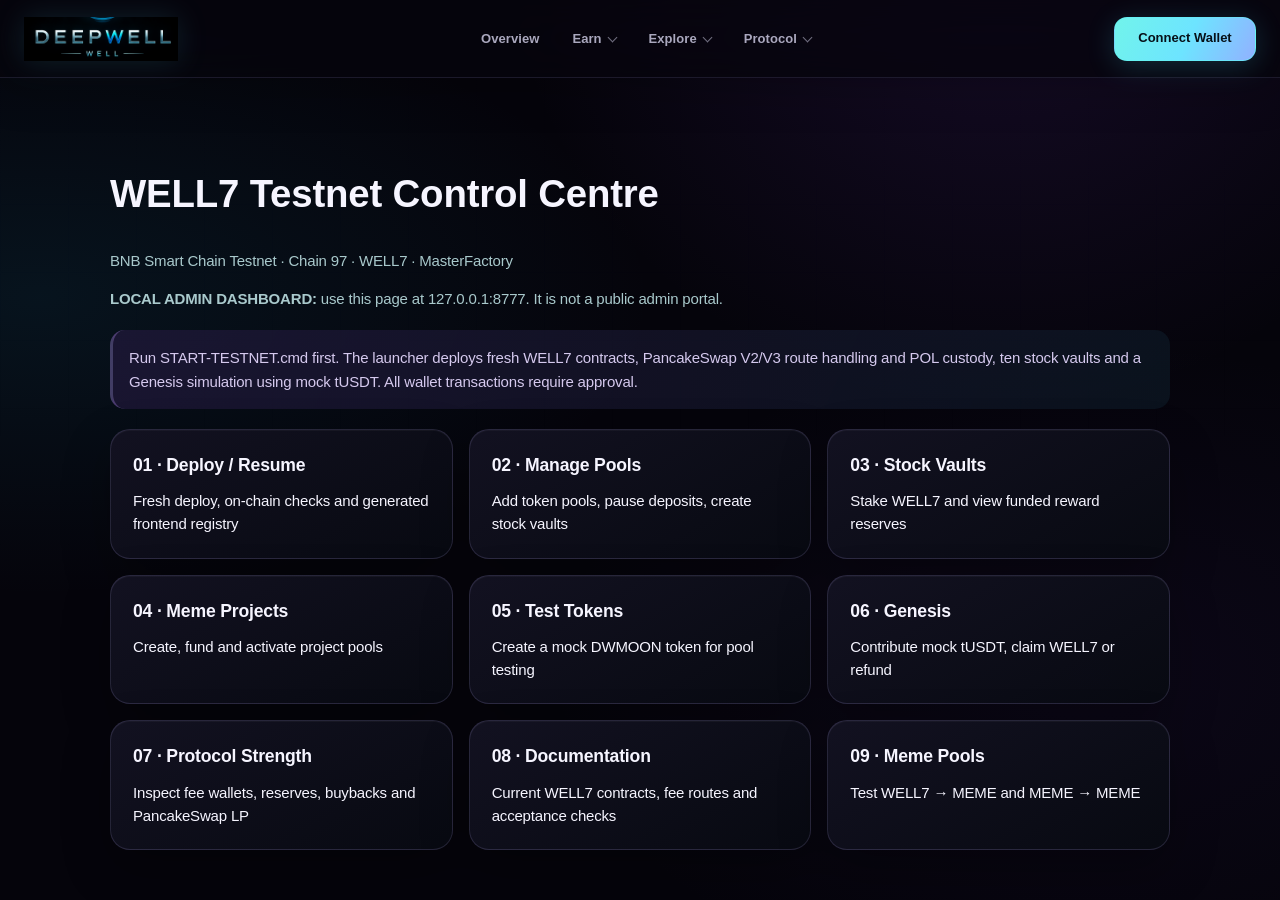
<file: control/index.html>
<!doctype html><html lang="en"><head><meta charset="utf-8"><meta name="viewport" content="width=device-width,initial-scale=1"><title>Deepwell · WELL7 Testnet Control Centre</title><link rel="stylesheet" href="/static/css/app.css"><link rel="stylesheet" href="/meme/meme.css"><style>body{background:#02090b;color:#eaffff;font-family:system-ui;margin:0}.wrap{max-width:1100px;margin:40px auto;padding:20px}h1{font-size:2.4rem}p{color:#a9c9cc}.tiles{display:grid;grid-template-columns:repeat(auto-fit,minmax(260px,1fr));gap:16px}.tile{background:#09232a;border:1px solid #205962;border-radius:14px;padding:22px;color:inherit;text-decoration:none}.tile:hover{border-color:#73ffed}.tile b{display:block;font-size:1.1rem;margin-bottom:10px}.notice{background:#102b2d;border-left:3px solid #74ffe7;padding:16px;margin:20px 0}</style><link rel="stylesheet" href="/static/css/polish.css"><link rel="stylesheet" href="/static/css/launch-ui.css?v=20261013homefix1">
</head><body><header class="meme-head site-header"><a class="brand" href="/" aria-label="Deepwell home"><img src="/images/deepwell/deepwell-wordmark.png" alt="Deepwell"></a><nav class="site-nav" aria-label="Main navigation"><a class="nav-link" href="/">Overview</a><details class="nav-menu"><summary>Earn</summary><div class="nav-panel"><a class="nav-panel-link" href="/pools/">Token Staking</a><a class="nav-panel-link" href="/stocks/">Stock Staking</a><a class="nav-panel-link" href="/vaults/">Vaults</a><a class="nav-panel-link" href="/meme/">Meme Pools</a></div></details><details class="nav-menu"><summary>Explore</summary><div class="nav-panel"><a class="nav-panel-link" href="/meme/apply/">Apply to List</a><a class="nav-panel-link" href="/genesis/">Genesis</a></div></details><details class="nav-menu"><summary>Protocol</summary><div class="nav-panel"><a class="nav-panel-link" href="/strength/">Protocol Strength</a><a class="nav-panel-link" href="/docs/">Documentation</a></div></details></nav><details class="mobile-menu"><summary>Menu</summary><div class="mobile-panel"><a class="mobile-link" href="/">Overview</a><a class="mobile-link" href="/pools/">Token Staking</a><a class="mobile-link" href="/stocks/">Stock Staking</a><a class="mobile-link" href="/vaults/">Vaults</a><a class="mobile-link" href="/meme/">Meme Pools</a><a class="mobile-link" href="/meme/apply/">Apply to List</a><a class="mobile-link" href="/genesis/">Genesis</a><a class="mobile-link" href="/strength/">Protocol Strength</a><a class="mobile-link" href="/docs/">Documentation</a></div></details><button id="connect" data-wallet-fallback="true" class="wallet-button">Connect Wallet</button></header><main class="wrap"><h1>WELL7 Testnet Control Centre</h1><p>BNB Smart Chain Testnet · Chain 97 · WELL7 · MasterFactory</p><p><strong>LOCAL ADMIN DASHBOARD:</strong> use this page at 127.0.0.1:8777. It is not a public admin portal.</p><div class="notice">Run START-TESTNET.cmd first. The launcher deploys fresh WELL7 contracts, PancakeSwap V2/V3 route handling and POL custody, ten stock vaults and a Genesis simulation using mock tUSDT. All wallet transactions require approval.</div><div class="tiles"><a class="tile" href="http://127.0.0.1:8776"><b>01 · Deploy / Resume</b>Fresh deploy, on-chain checks and generated frontend registry</a><a class="tile" href="/manage/"><b>02 · Manage Pools</b>Add token pools, pause deposits, create stock vaults</a><a class="tile" href="/vaults/"><b>03 · Stock Vaults</b>Stake WELL7 and view funded reward reserves</a><a class="tile" href="/meme/admin/"><b>04 · Meme Projects</b>Create, fund and activate project pools</a><a class="tile" href="/meme/test-token/"><b>05 · Test Tokens</b>Create a mock DWMOON token for pool testing</a><a class="tile" href="/genesis/"><b>06 · Genesis</b>Contribute mock tUSDT, claim WELL7 or refund</a><a class="tile" href="/strength/"><b>07 · Protocol Strength</b>Inspect fee wallets, reserves, buybacks and PancakeSwap LP</a><a class="tile" href="/docs/"><b>08 · Documentation</b>Current WELL7 contracts, fee routes and acceptance checks</a><a class="tile" href="/meme/"><b>09 · Meme Pools</b>Test WELL7 → MEME and MEME → MEME</a></div></main><script src="/static/js/wallet-session.js?v=20261013d"></script></body></html>
</file>
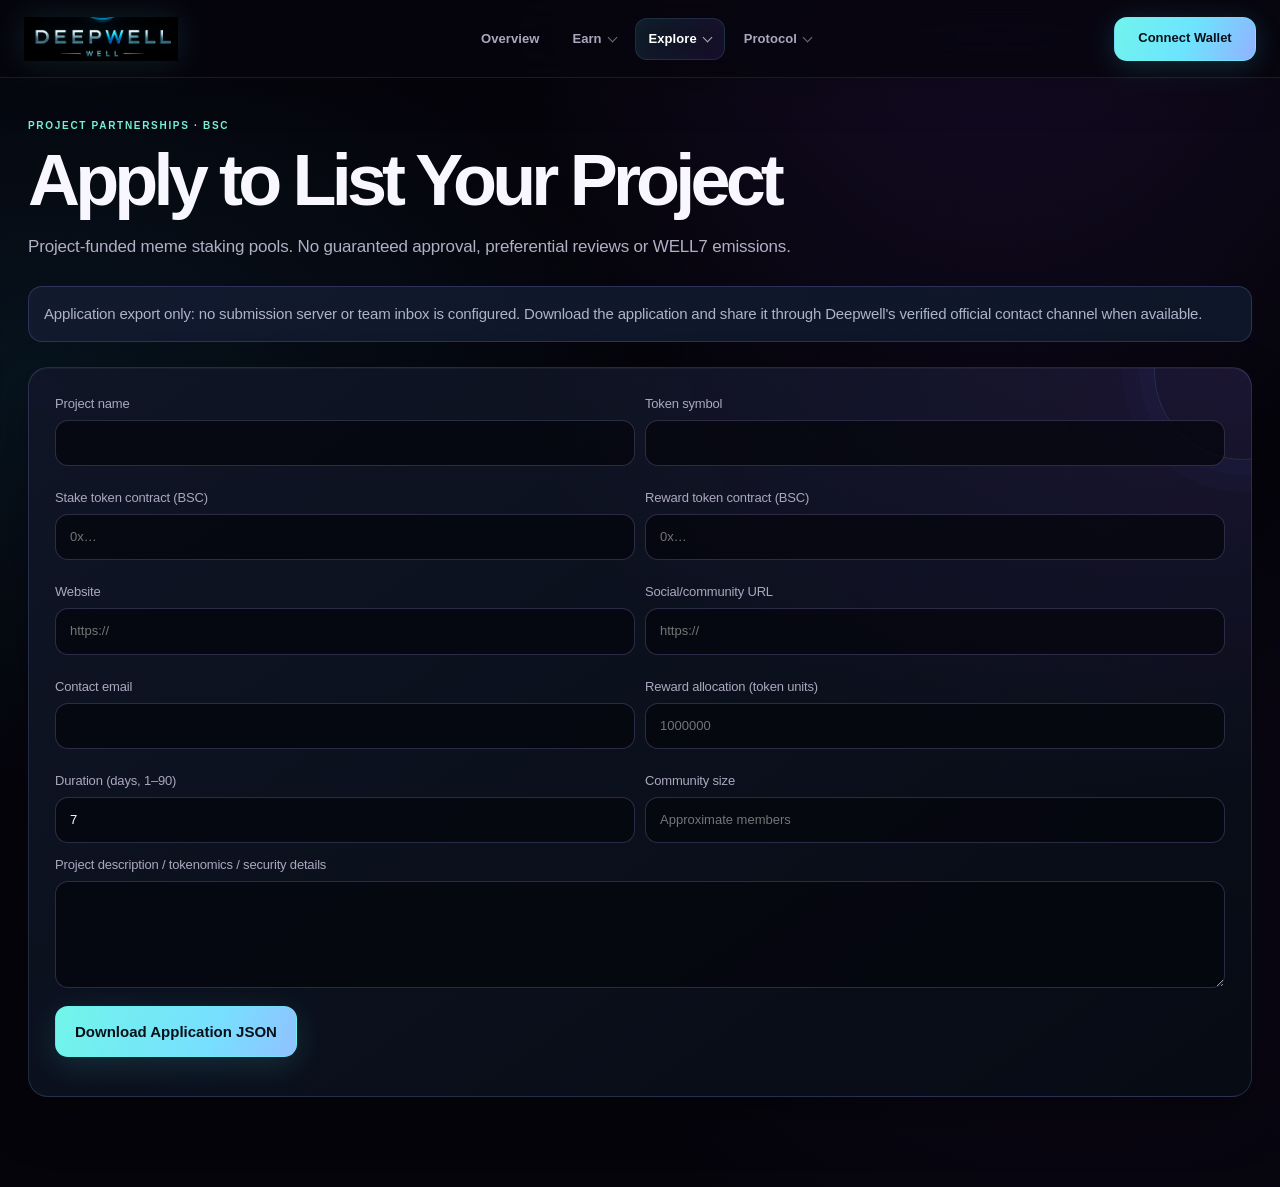
<file: meme/apply/index.html>
<!doctype html><html lang="en"><head><meta charset="utf-8"><meta name="viewport" content="width=device-width,initial-scale=1"><title>Apply to List · Deepwell</title><link rel="stylesheet" href="/static/css/app.css"><link rel="stylesheet" href="/meme/meme.css"><link rel="stylesheet" href="/static/css/polish.css"><link rel="stylesheet" href="/static/css/launch-ui.css?v=20261013homefix1">
</head><body><header class="meme-head site-header"><a class="brand" href="/" aria-label="Deepwell home"><img src="/images/deepwell/deepwell-wordmark.png" alt="Deepwell"></a><nav class="site-nav" aria-label="Main navigation"><a class="nav-link" href="/">Overview</a><details class="nav-menu"><summary>Earn</summary><div class="nav-panel"><a class="nav-panel-link" href="/pools/">Token Staking</a><a class="nav-panel-link" href="/stocks/">Stock Staking</a><a class="nav-panel-link" href="/vaults/">Vaults</a><a class="nav-panel-link" href="/meme/">Meme Pools</a></div></details><details class="nav-menu on"><summary>Explore</summary><div class="nav-panel"><a class="nav-panel-link" href="/meme/apply/" aria-current="page">Apply to List</a><a class="nav-panel-link" href="/genesis/">Genesis</a></div></details><details class="nav-menu"><summary>Protocol</summary><div class="nav-panel"><a class="nav-panel-link" href="/strength/">Protocol Strength</a><a class="nav-panel-link" href="/docs/">Documentation</a></div></details></nav><details class="mobile-menu"><summary>Menu</summary><div class="mobile-panel"><a class="mobile-link" href="/">Overview</a><a class="mobile-link" href="/pools/">Token Staking</a><a class="mobile-link" href="/stocks/">Stock Staking</a><a class="mobile-link" href="/vaults/">Vaults</a><a class="mobile-link" href="/meme/">Meme Pools</a><a class="mobile-link" href="/meme/apply/" aria-current="page">Apply to List</a><a class="mobile-link" href="/genesis/">Genesis</a><a class="mobile-link" href="/strength/">Protocol Strength</a><a class="mobile-link" href="/docs/">Documentation</a></div></details><button id="connect" class="wallet-button">Connect Wallet</button></header><main class="meme-main"><div class="eyebrow">PROJECT PARTNERSHIPS · BSC</div><h1>Apply to List Your Project</h1><p>Project-funded meme staking pools. No guaranteed approval, preferential reviews or WELL7 emissions.</p><div class="meme-notice">Application export only: no submission server or team inbox is configured. Download the application and share it through Deepwell's verified official contact channel when available.</div><form id="apply" class="meme-card"><div class="meme-fieldgrid"><label>Project name<input class="meme-input" name="project" required maxlength="100"></label><label>Token symbol<input class="meme-input" name="symbol" required maxlength="30"></label><label>Stake token contract (BSC)<input class="meme-input" name="stakeToken" required placeholder="0x…"></label><label>Reward token contract (BSC)<input class="meme-input" name="rewardToken" required placeholder="0x…"></label><label>Website<input class="meme-input" type="url" name="website" required placeholder="https://"></label><label>Social/community URL<input class="meme-input" type="url" name="social" required placeholder="https://"></label><label>Contact email<input class="meme-input" type="email" name="contact" required></label><label>Reward allocation (token units)<input class="meme-input" name="rewards" required placeholder="1000000"></label><label>Duration (days, 1–90)<input class="meme-input" type="number" name="duration" min="1" max="90" value="7" required></label><label>Community size<input class="meme-input" name="community" placeholder="Approximate members"></label></div><label>Project description / tokenomics / security details<textarea class="meme-input" name="details" rows="4" required></textarea></label><button class="meme-btn" type="submit">Download Application JSON</button><p id="apply-message" class="meme-status"></p></form></main><script src="/static/js/ethers.umd.min.js"></script><script src="/static/js/wallet-session.js?v=20261013d"></script><script>document.getElementById('connect').onclick=async()=>{try{if(!window.ethereum)throw Error('Open this page in an EVM wallet.');const p=new ethers.BrowserProvider(window.ethereum);await p.send('eth_requestAccounts',[]);window.DeepwellWalletSession?.markConnected?.();if(Number((await p.getNetwork()).chainId)!==97)throw Error('Select BNB Smart Chain Testnet.');document.getElementById('connect').textContent=(await (await p.getSigner()).getAddress()).slice(0,8)+'…'}catch(e){document.getElementById('apply-message').textContent=e.message}};document.getElementById('apply').onsubmit=e=>{e.preventDefault();const form=e.target;const obj=Object.fromEntries(new FormData(form).entries());if(!/^0x[a-fA-F0-9]{40}$/.test(obj.stakeToken)||!/^0x[a-fA-F0-9]{40}$/.test(obj.rewardToken)){document.getElementById('apply-message').textContent='Enter valid EVM contract addresses.';return;}obj.network='BNB Smart Chain';obj.submittedAt=new Date().toISOString();const blob=new Blob([JSON.stringify(obj,null,2)],{type:'application/json'});const a=document.createElement('a');a.href=URL.createObjectURL(blob);a.download='deepwell-meme-application.json';a.click();setTimeout(()=>URL.revokeObjectURL(a.href),1000);document.getElementById('apply-message').textContent='Application downloaded. It has NOT been sent to Deepwell.'};</script></body></html>
</file>
<file: static/css/app.css>
*{box-sizing:border-box}body{margin:0;background:#02070a;color:#edfefe;font:15px/1.55 Inter,system-ui,-apple-system,Segoe UI,sans-serif}a{color:inherit;text-decoration:none}header{height:76px;position:sticky;top:0;z-index:10;display:flex;align-items:center;gap:32px;padding:0 max(22px,calc((100vw - 1240px)/2));background:#030a0deF;border-bottom:1px solid #12353c;backdrop-filter:blur(16px)}.brand img{width:178px;display:block}nav{display:flex;gap:8px;flex:1}nav a{padding:9px 12px;color:#9cc1c6;border-radius:9px}nav a.on,nav a:hover{background:#0b2228;color:#fff}button,.actions a{border:0;background:#70ffe7;color:#032328;font-weight:800;padding:11px 15px;border-radius:9px;cursor:pointer}button.ghost,.actions a.ghost{background:#0e282e;color:#d9ffff;border:1px solid #21545c}#wallet{min-width:140px}.teststrip{padding:9px 20px;text-align:center;background:#09242a;border-bottom:1px solid #19535c;color:#aee4e6}.teststrip b{color:#72ffe9;margin-right:16px}main{max-width:1240px;margin:auto;padding:28px 22px 70px}.hero{min-height:500px;border:1px solid #164851;border-radius:24px;background:linear-gradient(90deg,#021013ef 0,#031317c4 45%,#04101638),url('/images/deepwell/deepwell-bsc-hero.jpg') center/cover;display:flex;align-items:center;padding:60px;margin-bottom:22px;box-shadow:0 25px 80px #000b}.hero>div{max-width:650px}.eyebrow{font-size:12px;letter-spacing:.18em;color:#67fbe5;font-weight:900}.hero h1,.title h1{font-size:clamp(38px,6vw,70px);line-height:1.02;margin:13px 0 20px}.hero p,.title p,.feature p{color:#b6d3d7;font-size:18px}.actions{display:flex;gap:10px;margin-top:28px}.stats{display:grid;grid-template-columns:repeat(4,1fr);gap:12px;margin:18px 0 30px}.stats div,.card,.feature,.empty{background:#071519;border:1px solid #143f46;border-radius:17px}.stats div{padding:18px}.stats span,.m span{display:block;color:#7da8ad;font-size:12px;text-transform:uppercase;letter-spacing:.07em}.stats b{font-size:19px}.feature{display:grid;grid-template-columns:1fr 1fr;overflow:hidden;margin:18px 0}.feature.reverse{direction:rtl}.feature.reverse>*{direction:ltr}.feature img{width:100%;height:100%;min-height:380px;object-fit:cover}.feature>div{padding:42px}.feature h2{font-size:35px;margin:8px 0}.split{display:grid;gap:7px;margin-top:22px}.split i{font-style:normal;padding:7px 10px;border-radius:6px;background:linear-gradient(90deg,#1b6c72 var(--w),#0a252a var(--w));font-size:12px}.title{padding:30px 2px 20px;max-width:850px}.title h1{font-size:52px}.cards{display:grid;gap:12px}.card{display:grid;grid-template-columns:64px minmax(190px,1.25fr) repeat(3,minmax(120px,.8fr)) auto;align-items:center;gap:18px;padding:17px}.coin{width:54px;height:54px;border-radius:50%;display:grid;place-items:center;background:radial-gradient(circle at 30% 25%,#7fffea,#135867 55%,#06161a);border:1px solid #48b9bd;box-shadow:0 0 24px #36f6da28;font-weight:900;font-size:11px}.ct h3{margin:0;font-size:20px}.ct p{margin:1px 0;color:#9ec3c8}.ct small{color:#5fd8cc}.m b{display:block;margin-top:5px}.buttons{display:flex;gap:6px;flex-wrap:wrap;justify-content:flex-end}.buttons button{padding:8px 10px;font-size:12px}.empty{padding:40px;text-align:center;color:#8eafb3}footer{border-top:1px solid #123238;color:#688d92;padding:30px;text-align:center}.vault{border-color:#1f5558}@media(max-width:1000px){.stats{grid-template-columns:1fr 1fr}.feature{grid-template-columns:1fr}.card{grid-template-columns:54px 1fr 1fr}.buttons{grid-column:1/-1;justify-content:flex-start}.m:nth-of-type(3){grid-column:2/3}}@media(max-width:720px){header{height:auto;padding:14px 18px;flex-wrap:wrap}.brand img{width:145px}nav{order:3;width:100%;overflow:auto}main{padding:18px 14px 50px}.hero{padding:32px 24px;min-height:450px}.stats{grid-template-columns:1fr}.feature>div{padding:26px}.card{grid-template-columns:54px 1fr}.m{grid-column:2}.buttons{grid-column:1/-1}.teststrip span{display:block}.title h1{font-size:42px}}
.panel{background:#071519;border:1px solid #143f46;border-radius:17px;padding:28px;margin:18px 0}.panel h2{font-size:32px;margin:8px 0 12px}.panel p{color:#a9c9cd}.socialrow{display:flex;gap:8px;flex-wrap:wrap;margin-top:20px}.social{padding:9px 13px;border-radius:9px;border:1px solid #27636b;background:#0b252a;color:#dffffc;font-weight:800}.social.disabled{opacity:.5}.ref-link{display:grid;grid-template-columns:minmax(260px,1fr) auto auto auto;gap:8px;margin:18px 0}.ref-link input{min-width:0;padding:12px;border-radius:9px;border:1px solid #26545b;background:#031014;color:#bde4e7}.refgrid,.strengthgrid{display:grid;grid-template-columns:repeat(3,1fr);gap:10px}.refgrid>div,.strengthgrid>div{padding:17px;border-radius:13px;background:#041014;border:1px solid #133c43}.refgrid span,.strengthgrid span{display:block;color:#7faab0;text-transform:uppercase;font-size:11px;letter-spacing:.06em}.refgrid b,.strengthgrid b{display:block;font-size:21px;margin-top:5px}.refgrid small,.strengthgrid small,.fine{display:block;color:#6f989d;font-size:11px;margin-top:4px}.strength{background:linear-gradient(135deg,#071519,#071b20)}@media(max-width:900px){.ref-link{grid-template-columns:1fr 1fr}.ref-link input{grid-column:1/-1}.refgrid,.strengthgrid{grid-template-columns:1fr 1fr}}@media(max-width:600px){.refgrid,.strengthgrid,.ref-link{grid-template-columns:1fr}.ref-link input{grid-column:auto}}
.docs-hero{border:1px solid #164851;border-radius:24px;padding:58px;background:radial-gradient(circle at 75% 20%,#0f3d43 0,#07191d 28%,#031013 62%,#02090b 100%);box-shadow:0 25px 80px #000b;margin-bottom:24px}.docs-hero>div{max-width:900px}.docs-hero h1{font-size:clamp(42px,6vw,72px);line-height:1.02;margin:12px 0 20px}.docs-hero p{font-size:19px;color:#b7d3d7;max-width:820px}.docs-tags{display:flex;gap:8px;flex-wrap:wrap;margin-top:24px}.docs-tags span{padding:8px 11px;border:1px solid #27636b;border-radius:999px;color:#bff6ef;background:#071f23;font-size:12px;font-weight:800}.docs-layout{display:grid;grid-template-columns:230px minmax(0,1fr);gap:28px;align-items:start}.docs-toc{position:sticky;top:102px;background:#061418;border:1px solid #143f46;border-radius:16px;padding:18px}.docs-toc b{display:block;color:#fff;margin-bottom:10px}.docs-toc a{display:block;color:#83aeb3;padding:7px 5px;border-radius:7px;font-size:13px}.docs-toc a:hover{color:#72ffe9;background:#092126}.docs-content{min-width:0}.doc-section{scroll-margin-top:100px;background:#071519;border:1px solid #143f46;border-radius:18px;padding:34px;margin-bottom:16px}.doc-section h2{font-size:34px;line-height:1.08;margin:8px 0 16px}.doc-section h3{font-size:21px;margin:26px 0 10px}.doc-section p{color:#a9c9cd;font-size:16px;max-width:890px}.doc-section strong{color:#eaffff}.doc-callout,.doc-warning{display:grid;gap:5px;padding:18px 20px;border:1px solid #24626a;border-radius:13px;background:#081f24;margin-top:20px}.doc-callout b,.doc-warning b{color:#7fffea}.doc-callout span,.doc-warning span{color:#9ec4c8}.doc-grid{display:grid;grid-template-columns:repeat(4,1fr);gap:10px;margin:18px 0}.doc-grid>div{background:#041014;border:1px solid #133c43;border-radius:13px;padding:17px}.doc-grid span{display:block;color:#769fa5;text-transform:uppercase;font-size:11px;letter-spacing:.06em}.doc-grid b{display:block;font-size:19px;margin-top:5px}.fee-visual{display:grid;grid-template-columns:1fr 1fr;gap:10px;margin:20px 0}.fee-visual div{position:relative;overflow:hidden;border-radius:14px;padding:24px;background:#06161a;border:1px solid #1b5961}.fee-visual div:before{content:"";position:absolute;left:0;bottom:0;width:var(--w);height:3px;background:#70ffe7}.fee-visual b{display:block;font-size:28px;color:#70ffe7}.fee-visual span{color:#afcfd3}.doc-fees{display:grid;grid-template-columns:repeat(5,1fr);gap:9px;margin:20px 0}.doc-fees div{background:#041014;border:1px solid #133c43;border-radius:13px;padding:16px}.doc-fees b{display:block;font-size:22px;color:#75ffe9}.doc-fees span{display:block;font-weight:800;margin:4px 0}.doc-fees small{color:#739aa0}.streak-row{display:grid;grid-template-columns:repeat(4,1fr);gap:9px;margin:16px 0}.streak-row span{background:#041014;border:1px solid #133c43;border-radius:12px;padding:14px;color:#9fc7cb}.streak-row b{color:#fff}.launch-steps{list-style:none;padding:0;margin:22px 0;counter-reset:launch}.launch-steps li{counter-increment:launch;display:grid;grid-template-columns:42px 1fr;column-gap:14px;padding:18px 0;border-bottom:1px solid #12373d}.launch-steps li:before{content:counter(launch);grid-row:1/3;width:34px;height:34px;border-radius:50%;display:grid;place-items:center;background:#0c3338;color:#72ffe9;font-weight:900}.launch-steps b{font-size:17px}.launch-steps span{color:#8fb7bc;margin-top:3px}.metric-list{display:grid;grid-template-columns:1fr 1fr;gap:9px;margin:18px 0}.metric-list span{padding:15px;border-radius:11px;background:#041014;border:1px solid #133c43;color:#c4e4e7}.doc-warning{border-color:#725f28;background:#1b1808}.doc-warning b{color:#ffe483}@media(max-width:1000px){.docs-layout{grid-template-columns:1fr}.docs-toc{position:static;display:flex;gap:6px;overflow:auto}.docs-toc b{display:none}.docs-toc a{white-space:nowrap;border:1px solid #163e45}.doc-grid{grid-template-columns:1fr 1fr}.doc-fees{grid-template-columns:1fr 1fr}.doc-fees div:last-child{grid-column:1/-1}}@media(max-width:650px){.docs-hero{padding:34px 24px}.doc-section{padding:24px 20px}.doc-section h2{font-size:28px}.doc-grid,.fee-visual,.streak-row,.metric-list,.doc-fees{grid-template-columns:1fr}.doc-fees div:last-child{grid-column:auto}}
/* UI hotfix: native-style transaction modal, toast feedback and rewards countdown */
.dw-modal{position:fixed;inset:0;z-index:9999;background:#000b;backdrop-filter:blur(8px);display:none;align-items:center;justify-content:center;padding:18px}.dw-modal.show{display:flex}.dw-modal-card{position:relative;width:min(460px,100%);background:#071519;border:1px solid #21545c;border-radius:20px;padding:28px;box-shadow:0 30px 100px #000}.dw-modal-card h3{font-size:27px;margin:7px 0 20px}.dw-modal-card p{color:#a9c9cd}.dw-modal-x{position:absolute;right:15px;top:12px;background:transparent;color:#a8c8cc;font-size:28px;padding:2px 9px}.dw-amount-label{display:block;color:#86aaae;font-size:12px;text-transform:uppercase;letter-spacing:.08em;margin-bottom:7px}.dw-amount-row{display:flex;align-items:center;background:#031014;border:1px solid #1d4c54;border-radius:12px;overflow:hidden}.dw-amount-row input{min-width:0;flex:1;background:transparent;border:0;outline:0;color:#fff;font:700 25px/1.2 Inter,system-ui;padding:16px}.dw-amount-row input.bad{box-shadow:inset 0 0 0 1px #ff6275}.dw-amount-row span{padding:0 16px;color:#70ffe7;font-weight:900}.dw-modal-meta{margin-top:9px;color:#789fa4;font-size:12px}.dw-modal-actions{display:grid;grid-template-columns:1fr 1fr;gap:10px;margin-top:24px}.dw-toast{position:fixed;z-index:10000;right:22px;bottom:22px;max-width:390px;padding:13px 17px;border-radius:12px;background:#0d292e;border:1px solid #2b696f;color:#eaffff;box-shadow:0 16px 50px #000b;font-weight:700}.dw-toast.error{border-color:#a94855;background:#31131a}.dw-toast.warn{border-color:#916d32;background:#2d2210}.dw-toast[hidden]{display:none}[data-reward-start]{font-variant-numeric:tabular-nums;color:#7fffea}[data-reward-start].live{color:#70ffe7}.buttons button:disabled{opacity:.55;cursor:not-allowed}
@media(max-width:560px){.dw-modal-card{padding:24px 18px}.dw-modal-actions{grid-template-columns:1fr}.dw-toast{left:14px;right:14px;bottom:14px}}

/* Mobile navigation */
.menu-toggle{display:none;width:44px;height:42px;min-width:44px;padding:10px;border:1px solid #21545c;background:#0b2228;align-items:center;justify-content:center;flex-direction:column;gap:4px}
.menu-toggle span{display:block;width:20px;height:2px;border-radius:2px;background:#d9ffff;transition:transform .18s ease,opacity .18s ease}
.menu-toggle.open span:nth-child(1){transform:translateY(6px) rotate(45deg)}
.menu-toggle.open span:nth-child(2){opacity:0}
.menu-toggle.open span:nth-child(3){transform:translateY(-6px) rotate(-45deg)}
@media(max-width:720px){
 header{height:68px;padding:0 14px;flex-wrap:nowrap;gap:10px}
 .brand{flex:1;min-width:0}.brand img{width:132px}
 .menu-toggle{display:flex;order:2}
 #wallet{order:3;min-width:0;max-width:132px;padding:10px 11px;white-space:nowrap;overflow:hidden;text-overflow:ellipsis}
 #main-nav{display:none;position:absolute;left:10px;right:10px;top:72px;width:auto;order:initial;overflow:visible;flex-direction:column;gap:5px;padding:10px;background:#041115f7;border:1px solid #18454d;border-radius:14px;box-shadow:0 22px 60px #000d;backdrop-filter:blur(18px)}
 #main-nav.open{display:flex}
 #main-nav a{display:block;padding:13px 14px;font-size:15px}
 #main-nav a.on{background:#0c3036;color:#75ffe9}
}

/* Direct multi-wallet selector (no third-party connector) */
.wallet-choices{display:grid;gap:9px;margin-top:18px}.wallet-choice{width:100%;display:flex;justify-content:space-between;align-items:center;gap:13px;text-align:left;padding:13px 14px;border:1px solid #21545c;background:#071d22;color:#eaffff;border-radius:10px}.wallet-choice:hover{background:#0b2a30;border-color:#47aab0}.wallet-choice span{color:#789fa4;font-size:12px}.wallet-empty{display:grid;gap:4px;padding:14px;border:1px solid #3f5960;background:#08161a;border-radius:11px;color:#d8eff1}.wallet-mobile{margin-top:18px;padding-top:17px;border-top:1px solid #173b42}.wallet-mobile p{color:#789fa4}.wallet-mobile-actions{display:grid;grid-template-columns:1fr 1fr 1fr;gap:8px;margin:12px 0}.wallet-open{display:grid;place-items:center;min-height:44px;padding:10px 12px;border:1px solid #21545c;border-radius:9px;background:#0b2228;color:#d9ffff;font-weight:800;text-align:center;text-decoration:none}@media(max-width:560px){.wallet-choice{padding:12px}.wallet-mobile-actions{grid-template-columns:1fr}}

/* v9 wallet UX */
button.danger{background:#3a171a;color:#ffd7da;border:1px solid #754047}.wallet-account{font-family:ui-monospace,SFMono-Regular,Menlo,monospace;word-break:break-all;color:#a9d3d7}.wallet-empty{gap:8px}.wallet-empty span{color:#789fa4;font-size:13px}.wallet-note{color:#789fa4;margin:4px 0 10px}
</file>
<file: meme/meme.css>
.meme-head{display:flex;align-items:center;gap:20px;justify-content:space-between;padding:12px 3vw;min-height:78px;border-bottom:1px solid #16434a;background:#041015}.meme-head img{width:145px;max-height:48px;object-fit:contain}.meme-head nav{display:flex;gap:15px;flex-wrap:wrap}.meme-head a{color:#a4c8ca;text-decoration:none;font-size:13px;font-weight:700}.meme-head a.on,.meme-head a:hover{color:#70ffe7}.meme-head button,.meme-btn{background:#72ffe8;color:#032326;border:0;border-radius:10px;padding:12px 16px;font-weight:800;cursor:pointer}.meme-main{max-width:1160px;margin:40px auto 80px;padding:0 22px;min-height:60vh}.meme-main h1{font-size:clamp(40px,6vw,70px);margin:14px 0}.meme-main>p{color:#a3c7cb;font-size:18px}.meme-notice{border:1px solid #24545c;background:#0a2228;border-radius:12px;padding:15px;margin:25px 0;color:#a8d9d8}.meme-grid{display:grid;grid-template-columns:repeat(auto-fit,minmax(275px,1fr));gap:16px}.meme-card{background:#071a20;border:1px solid #19474f;border-radius:17px;padding:24px}.meme-card h2{font-size:24px;margin:5px 0 12px}.meme-card p,.meme-card small{color:#8db8bf}.meme-metrics{display:grid;grid-template-columns:1fr 1fr;gap:10px;margin:16px 0}.meme-metrics>div{padding:12px;background:#031116;border-radius:9px}.meme-metrics b{display:block;color:#dffff9;margin-top:4px}.meme-input{width:100%;background:#061116;border:1px solid #2a565c;border-radius:9px;color:white;padding:13px;margin:6px 0 12px;box-sizing:border-box}.meme-amount-row{display:flex;align-items:center;gap:8px}.meme-amount-row .meme-input{flex:1;min-width:0}.meme-max{margin:6px 0 12px;padding:11px 14px;border:1px solid #2b6269;border-radius:9px;background:#0d3035;color:#b9fff4;font-weight:700;cursor:pointer}.meme-max:disabled{opacity:.5;cursor:default}.meme-actions{display:flex;gap:8px;flex-wrap:wrap}.meme-actions button{background:#0d3035;border:1px solid #2b6269;color:#b9fff4;border-radius:9px;padding:10px 12px;cursor:pointer}.meme-actions button:disabled{opacity:.5;cursor:default}.meme-status{color:#75ffe9;font-size:13px}.meme-error{color:#ff9fae}.meme-footer{padding:24px;text-align:center;color:#779da3;border-top:1px solid #143c43}.meme-card a{color:#6bffea}.meme-card code{overflow-wrap:anywhere}.meme-card label{display:block;font-size:13px;color:#a9d5d7}.meme-fieldgrid{display:grid;grid-template-columns:1fr 1fr;gap:10px}@media(max-width:850px){.meme-head{flex-wrap:wrap}.meme-head nav{order:3;width:100%;overflow:auto;flex-wrap:nowrap;padding-bottom:8px}.meme-head nav a{white-space:nowrap}.meme-fieldgrid{grid-template-columns:1fr}}
</file>
<file: static/css/polish.css>
/* Deepwell V7 visual refresh: quiet surfaces, clear hierarchy, and responsive layouts. */
:root {
  color-scheme: dark;
  --dw-bg: #05090c;
  --dw-surface: #0b1217;
  --dw-raised: #101a20;
  --dw-line: rgba(159, 232, 224, .13);
  --dw-line-strong: rgba(126, 245, 224, .27);
  --dw-text: #f2f7f6;
  --dw-muted: #a0afb1;
  --dw-dim: #718387;
  --dw-mint: #75f2da;
  --dw-mint-dark: #31bda9;
  --dw-radius: 22px;
  --dw-shadow: 0 24px 72px rgba(0, 0, 0, .34);
  --dw-font: -apple-system, BlinkMacSystemFont, "SF Pro Display", "SF Pro Text", "Segoe UI", system-ui, sans-serif;
}

html { scroll-behavior: smooth; }
body {
  min-height: 100vh;
  background:
    radial-gradient(ellipse at 80% -20%, rgba(15, 74, 78, .18), transparent 44%),
    radial-gradient(ellipse at 0% 40%, rgba(11, 45, 56, .13), transparent 42%),
    var(--dw-bg);
  color: var(--dw-text);
  font-family: var(--dw-font);
  font-size: 15px;
  line-height: 1.55;
  letter-spacing: -.012em;
  -webkit-font-smoothing: antialiased;
  text-rendering: optimizeLegibility;
}
button, input, textarea, select { font: inherit; }
button {
  border: 1px solid rgba(117, 242, 218, .32);
  border-radius: 12px;
  background: linear-gradient(180deg, #82ffe4, #5fe2ca);
  color: #04201e;
  font-weight: 700;
}
button.ghost, .buttons button.ghost, .dw-modal-actions button.ghost {
  border: 1px solid rgba(169, 219, 216, .16);
  border-radius: 12px;
  background: rgba(14, 29, 34, .88);
  color: #c8d8d6;
}
button { transition: transform .18s ease, border-color .18s ease, background .18s ease, box-shadow .18s ease; }
button:not(:disabled):hover { transform: translateY(-1px); }
button:focus-visible, a:focus-visible, input:focus-visible, textarea:focus-visible, summary:focus-visible { outline: 2px solid var(--dw-mint); outline-offset: 3px; }

/* Shared top navigation */
.site-header, .meme-head.site-header {
  position: sticky;
  top: 0;
  z-index: 50;
  display: flex;
  align-items: center;
  gap: 16px;
  width: 100%;
  min-height: 76px;
  height: auto;
  max-width: none;
  margin: 0;
  padding: 10px max(24px, calc((100vw - 1320px) / 2));
  background: rgba(4, 8, 11, .84);
  border: 0;
  border-bottom: 1px solid rgba(167, 236, 229, .1);
  box-shadow: 0 8px 28px rgba(0, 0, 0, .16);
  backdrop-filter: blur(22px) saturate(150%);
}
.site-header .brand, .meme-head.site-header > a:first-child {
  display: flex;
  align-items: center;
  flex: 0 0 auto;
  min-width: 0;
  padding: 0;
}
.site-header .brand img, .meme-head.site-header > a:first-child img {
  display: block;
  width: 148px;
  max-height: 44px;
  object-fit: contain;
}
.site-nav, .meme-head.site-header nav {
  display: flex;
  align-items: center;
  justify-content: center;
  flex: 1 1 auto;
  min-width: 0;
  gap: 4px;
  margin: 0;
  padding: 0;
  overflow: visible;
}
.site-nav .nav-link, .site-nav .nav-menu > summary,
.meme-head.site-header nav .nav-link, .meme-head.site-header nav .nav-menu > summary {
  display: flex;
  align-items: center;
  gap: 7px;
  min-height: 40px;
  padding: 8px 12px;
  border: 1px solid transparent;
  border-radius: 12px;
  color: #a8b8ba;
  font-size: 13px;
  font-weight: 600;
  line-height: 1;
  white-space: nowrap;
  cursor: pointer;
  list-style: none;
  transition: color .18s ease, background .18s ease, border-color .18s ease;
}
.site-nav .nav-link:hover, .site-nav .nav-menu > summary:hover,
.site-nav .nav-link[aria-current="page"], .site-nav .nav-menu.on > summary,
.meme-head.site-header nav .nav-link:hover, .meme-head.site-header nav .nav-menu > summary:hover,
.meme-head.site-header nav .nav-link[aria-current="page"], .meme-head.site-header nav .nav-menu.on > summary {
  color: #f4fffd;
  background: rgba(143, 245, 226, .08);
  border-color: rgba(143, 245, 226, .09);
}
.nav-menu { position: relative; list-style: none; }
.nav-menu > summary::-webkit-details-marker { display: none; }
.nav-menu > summary::after {
  content: "";
  width: 6px;
  height: 6px;
  margin-top: -3px;
  border-right: 1.5px solid currentColor;
  border-bottom: 1.5px solid currentColor;
  transform: rotate(45deg);
  opacity: .65;
  transition: transform .18s ease;
}
.nav-menu[open] > summary::after { margin-top: 3px; transform: rotate(225deg); }
.nav-panel, .mobile-panel {
  position: absolute;
  top: calc(100% + 10px);
  left: 0;
  z-index: 60;
  display: grid;
  min-width: 210px;
  gap: 3px;
  padding: 7px;
  border: 1px solid var(--dw-line-strong);
  border-radius: 16px;
  background: rgba(9, 17, 21, .97);
  box-shadow: 0 20px 60px rgba(0, 0, 0, .5);
  backdrop-filter: blur(20px);
}
.nav-panel a, .mobile-panel a {
  display: flex;
  align-items: center;
  min-height: 40px;
  padding: 9px 11px;
  border-radius: 10px;
  color: #b5c5c6;
  font-size: 13px;
  font-weight: 600;
  white-space: nowrap;
}
.nav-panel a:hover, .mobile-panel a:hover, .nav-panel a[aria-current="page"] {
  color: #f5fffd;
  background: rgba(117, 242, 218, .1);
}
.site-header #wallet, .meme-head.site-header #connect, .site-header .wallet-button {
  flex: 0 0 auto;
  min-width: 142px;
  min-height: 42px;
  padding: 10px 16px;
  border: 1px solid rgba(117, 242, 218, .48);
  border-radius: 13px;
  background: linear-gradient(180deg, #83ffe5, #63e4cd);
  color: #05211f;
  box-shadow: 0 5px 22px rgba(72, 224, 194, .12);
  font-size: 13px;
  font-weight: 750;
}
.site-header #wallet:hover, .meme-head.site-header #connect:hover { box-shadow: 0 8px 28px rgba(72, 224, 194, .23); }
.site-header .menu-toggle { display: none; }
.mobile-menu { display: none; }

.teststrip {
  display: flex;
  align-items: center;
  justify-content: center;
  gap: 12px;
  min-height: 42px;
  padding: 8px 18px;
  border-bottom: 1px solid rgba(117, 242, 218, .1);
  background: rgba(9, 25, 30, .78);
  color: #9eafb2;
  font-size: 12px;
  line-height: 1.4;
  text-align: center;
}
.teststrip b { margin: 0; color: var(--dw-mint); font-size: 11px; letter-spacing: .08em; }

main { max-width: 1240px; margin: 0 auto; padding: 30px 24px 88px; }
.hero {
  position: relative;
  isolation: isolate;
  min-height: 520px;
  display: flex;
  align-items: center;
  overflow: hidden;
  padding: clamp(34px, 6vw, 78px);
  border: 1px solid rgba(149, 232, 224, .18);
  border-radius: 30px;
  background:
    linear-gradient(90deg, rgba(3, 9, 12, .94) 0%, rgba(3, 11, 14, .78) 43%, rgba(3, 10, 13, .24) 100%),
    url('/images/deepwell/deepwell-bsc-hero.jpg') center / cover;
  box-shadow: var(--dw-shadow);
}
.hero::after {
  content: "";
  position: absolute;
  z-index: -1;
  inset: 0;
  background: radial-gradient(ellipse at 7% 50%, rgba(26, 111, 106, .11), transparent 50%);
}
.hero > div { max-width: 720px; }
.eyebrow {
  color: var(--dw-mint);
  font-size: 10px;
  font-weight: 750;
  letter-spacing: .17em;
  line-height: 1.5;
  text-transform: uppercase;
}
.hero h1, .title h1, .docs-hero h1, .meme-main h1, .genesis-hero h1, .strength-hero h1 {
  color: #f4f8f7;
  font-size: clamp(44px, 6.4vw, 76px);
  font-weight: 650;
  letter-spacing: -.065em;
  line-height: .99;
  text-wrap: balance;
}
.hero h1 { max-width: 730px; margin: 16px 0 20px; }
.hero p, .title p, .feature p, .docs-hero p, .meme-main > p, .genesis-hero p, .strength-hero p {
  color: #b1c0c1;
  font-size: 16px;
  line-height: 1.7;
}
.hero p { max-width: 610px; margin: 0; }
.actions { align-items: center; gap: 10px; margin-top: 25px; }
.actions a, .button-link, .panel .actions {
  display: inline-flex;
  align-items: center;
  justify-content: center;
  min-height: 44px;
  padding: 11px 16px;
  border-radius: 13px;
  background: linear-gradient(180deg, #82ffe4, #5fe2ca);
  color: #04201e;
  box-shadow: 0 6px 20px rgba(83, 226, 200, .13);
  font-size: 13px;
  font-weight: 750;
}
.actions a.ghost, .button-link.ghost, .panel .actions.ghost {
  border: 1px solid rgba(169, 219, 216, .18);
  background: rgba(10, 25, 30, .72);
  color: #dce9e7;
  box-shadow: none;
}
.actions a:hover, .button-link:hover { transform: translateY(-1px); }
.socialrow { gap: 8px; margin-top: 22px; }
.social { padding: 8px 12px; border-radius: 11px; background: rgba(8, 21, 25, .74); border-color: rgba(165, 224, 217, .14); color: #b7cecb; font-size: 12px; }

.stats { gap: 13px; margin: 16px 0 42px; }
.stats > div {
  min-width: 0;
  min-height: 126px;
  display: flex;
  flex-direction: column;
  justify-content: space-between;
  gap: 15px;
  padding: 20px 21px;
  border: 1px solid var(--dw-line);
  border-radius: 19px;
  background: linear-gradient(145deg, rgba(15, 27, 33, .94), rgba(8, 16, 20, .94));
  box-shadow: 0 12px 32px rgba(0, 0, 0, .13);
}
.stats span { display: block; color: #8fa4a6; font-size: 10px; font-weight: 700; letter-spacing: .1em; line-height: 1.4; text-transform: uppercase; }
.stats b { display: block; color: #f2faf8; font-size: clamp(19px, 2vw, 24px); font-weight: 650; font-variant-numeric: tabular-nums; letter-spacing: -.04em; line-height: 1.2; white-space: normal; }
.stats > div:nth-child(2) b { color: var(--dw-mint); }
.stats small { display: block; margin-top: -9px; color: #829699; font-size: 11px; line-height: 1.45; }

.title { max-width: 860px; padding: 52px 2px 24px; }
.title h1 { margin: 11px 0 13px; font-size: clamp(42px, 5.4vw, 62px); }
.title p { max-width: 760px; margin: 0; }
.page-tags { display: flex; flex-wrap: wrap; gap: 8px; margin-top: 21px; }
.page-tags span { padding: 7px 10px; border: 1px solid rgba(163, 223, 217, .14); border-radius: 999px; background: rgba(12, 24, 29, .72); color: #b0c4c4; font-size: 10px; font-weight: 700; letter-spacing: .065em; }

/* Staking lists become a responsive collection of readable cards. */
.farm-grid, .vault-grid {
  display: grid;
  grid-template-columns: repeat(auto-fit, minmax(min(100%, 350px), 1fr));
  gap: 14px;
  align-items: stretch;
}
.farm-card, .vault-card {
  min-width: 0;
  display: flex;
  flex-direction: column;
  padding: 20px;
  border: 1px solid var(--dw-line);
  border-radius: 22px;
  background: linear-gradient(150deg, rgba(15, 25, 30, .97), rgba(8, 15, 19, .97));
  box-shadow: 0 14px 42px rgba(0, 0, 0, .16);
  transition: transform .2s ease, border-color .2s ease, box-shadow .2s ease;
}
.farm-card:hover, .vault-card:hover { transform: translateY(-2px); border-color: rgba(117, 242, 218, .28); box-shadow: 0 20px 50px rgba(0, 0, 0, .24); }
.farm-card-head, .vault-card-head { display: grid; grid-template-columns: 48px minmax(0, 1fr) auto; align-items: center; gap: 12px; min-width: 0; }
.coin {
  width: 46px;
  height: 46px;
  border: 1px solid rgba(141, 255, 228, .35);
  background: radial-gradient(circle at 28% 24%, #a1ffe8 0, #37a999 27%, #115752 61%, #09251f 100%);
  color: #e7fff8;
  box-shadow: 0 7px 22px rgba(39, 200, 169, .13), inset 0 1px rgba(255, 255, 255, .22);
  font-size: 10px;
  letter-spacing: -.03em;
}
.farm-titleline { display: flex; align-items: center; flex-wrap: wrap; gap: 8px; }
.farm-titleline h2, .vault-title h2 { margin: 0; color: #f4f8f7; font-size: 19px; font-weight: 700; letter-spacing: -.04em; line-height: 1.2; }
.farm-asset-name, .vault-title p { margin: 3px 0 0; color: #8fa3a6; font-size: 12px; line-height: 1.4; }
.type-chip, .status-chip {
  display: inline-flex;
  align-items: center;
  gap: 6px;
  padding: 5px 8px;
  border: 1px solid rgba(139, 217, 208, .15);
  border-radius: 999px;
  background: rgba(12, 29, 31, .84);
  color: #9fbab8;
  font-size: 9px;
  font-weight: 750;
  letter-spacing: .07em;
  line-height: 1.2;
  text-transform: uppercase;
  white-space: nowrap;
}
.status-chip::before { content: ""; width: 6px; height: 6px; border-radius: 50%; background: #6b8790; }
.status-chip.funded::before { background: var(--dw-mint); box-shadow: 0 0 10px rgba(117, 242, 218, .55); }
.status-chip.unfunded { color: #cfb67d; border-color: rgba(220, 187, 120, .2); }
.status-chip.unfunded::before { background: #c8a754; }
.farm-fee-note { margin: 16px 0 12px; padding-top: 12px; border-top: 1px solid rgba(154, 204, 200, .1); color: #819699; font-size: 11px; line-height: 1.55; }
.farm-fee-note b { color: #c6d7d5; font-weight: 650; }
.farm-metrics { display: grid; grid-template-columns: repeat(3, minmax(0, 1fr)); gap: 7px; margin: 0 0 15px; }
.farm-metric, .vault-metric {
  min-width: 0;
  min-height: 69px;
  padding: 10px 11px;
  border: 1px solid rgba(150, 205, 199, .1);
  border-radius: 13px;
  background: rgba(3, 10, 13, .42);
}
.farm-metric span, .vault-metric span, .vault-budget span { display: block; color: #829699; font-size: 9px; font-weight: 700; letter-spacing: .055em; line-height: 1.35; text-transform: uppercase; }
.farm-metric b, .vault-metric b { display: block; margin-top: 6px; overflow-wrap: anywhere; color: #e7f2f0; font-size: 13px; font-weight: 650; font-variant-numeric: tabular-nums; letter-spacing: -.02em; line-height: 1.3; }
.farm-metric small, .vault-metric small { display: block; margin-top: 3px; color: #718488; font-size: 9px; line-height: 1.35; }
.farm-actions { display: grid; grid-template-columns: 1.1fr 1fr 1fr; gap: 7px; margin-top: auto; }
.farm-actions button, .vault-actions button {
  min-width: 0;
  min-height: 39px;
  padding: 9px 10px;
  border: 1px solid rgba(144, 226, 215, .14);
  border-radius: 11px;
  background: rgba(16, 31, 36, .92);
  color: #c9d9d7;
  font-size: 11px;
  font-weight: 700;
}
.farm-actions button:first-child, .vault-actions button:first-child { border-color: rgba(117, 242, 218, .34); background: rgba(57, 167, 148, .13); color: #8bffe7; }
.farm-actions button:hover:not(:disabled), .vault-actions button:hover:not(:disabled) { border-color: rgba(117, 242, 218, .42); background: rgba(45, 113, 105, .24); }
.farm-actions button:disabled, .vault-actions button:disabled { opacity: .42; cursor: not-allowed; }

.vault-budget {
  display: flex;
  align-items: center;
  justify-content: space-between;
  gap: 12px;
  margin: 16px 0 10px;
  padding: 14px;
  border: 1px solid rgba(117, 242, 218, .12);
  border-radius: 15px;
  background: linear-gradient(110deg, rgba(15, 53, 51, .33), rgba(3, 10, 13, .36));
}
.vault-budget strong { display: block; margin-top: 5px; color: #e7fff9; font-size: 22px; font-weight: 650; font-variant-numeric: tabular-nums; letter-spacing: -.045em; line-height: 1.15; }
.vault-budget small { display: block; margin-top: 4px; color: #799395; font-size: 10px; }
.vault-metrics { display: grid; grid-template-columns: repeat(3, minmax(0, 1fr)); gap: 7px; margin-bottom: 15px; }
.vault-actions { display: grid; grid-template-columns: 1.1fr 1fr 1fr; gap: 7px; margin-top: auto; }

.empty {
  border-color: var(--dw-line);
  border-radius: 20px;
  background: rgba(12, 21, 26, .78);
  color: #9fb2b4;
}
.panel, .feature, .doc-section, .docs-hero {
  border-color: var(--dw-line);
  border-radius: var(--dw-radius);
  background: linear-gradient(145deg, rgba(13, 24, 29, .96), rgba(7, 14, 18, .96));
  box-shadow: 0 16px 48px rgba(0, 0, 0, .14);
}
.panel { padding: clamp(22px, 3vw, 32px); margin: 18px 0; }
.panel h2, .feature h2 { color: #f0f7f5; font-size: clamp(25px, 3vw, 34px); font-weight: 630; letter-spacing: -.05em; line-height: 1.08; }
.panel p { color: var(--dw-muted); }
.panel .fine { color: var(--dw-dim); }
.refgrid > div, .strengthgrid > div { border-color: rgba(152, 211, 205, .11); border-radius: 14px; background: rgba(3, 10, 13, .4); }
.refgrid b, .strengthgrid b { font-size: 20px; font-variant-numeric: tabular-nums; letter-spacing: -.035em; }
.ref-link input { border-color: rgba(154, 212, 206, .15); border-radius: 11px; background: rgba(3, 10, 13, .55); }

.feature { grid-template-columns: 1.02fr .98fr; margin: 18px 0; overflow: hidden; }
.feature img { min-height: 360px; object-fit: cover; }
.feature > div { padding: clamp(26px, 4vw, 48px); }
.feature h2 { margin: 9px 0 14px; }
.feature p { margin: 0; }
.split { gap: 7px; }
.split i { min-height: 34px; padding: 9px 12px; border: 1px solid rgba(148, 231, 218, .08); border-radius: 8px; background: linear-gradient(90deg, rgba(44, 139, 130, .44) var(--w), rgba(10, 27, 31, .66) var(--w)); color: #e1f4f0; font-size: 11px; }

/* Documentation, Genesis, Meme Pools and Protocol Strength share the same finish. */
.docs-hero { border-radius: 28px; padding: clamp(30px, 5vw, 62px); background: radial-gradient(ellipse at 82% 4%, rgba(47, 137, 128, .2), transparent 38%), linear-gradient(135deg, #101c21, #070e12 72%); }
.docs-hero h1 { margin: 13px 0 16px; }
.docs-hero p { max-width: 800px; }
.docs-tags span { border-color: rgba(149, 222, 214, .16); border-radius: 999px; background: rgba(9, 24, 28, .8); color: #bbd4d1; }
.docs-layout { gap: 18px; }
.docs-toc { top: 95px; border-color: var(--dw-line); border-radius: 17px; background: rgba(10, 18, 22, .92); }
.doc-section { padding: clamp(23px, 3vw, 36px); }
.doc-section h2 { font-size: clamp(26px, 3vw, 34px); font-weight: 630; letter-spacing: -.045em; }
.doc-section p { color: #acbabb; }
.doc-callout { border-color: var(--dw-line-strong); border-radius: 15px; background: rgba(10, 35, 36, .65); }
.doc-grid > div, .doc-fees div, .streak-row span, .metric-list span { border-color: rgba(152, 211, 205, .11); border-radius: 14px; background: rgba(3, 10, 13, .43); }
table { width: 100%; border-collapse: collapse; overflow: hidden; border: 1px solid var(--dw-line); border-radius: 12px; }
th, td { padding: 12px 14px; border-bottom: 1px solid rgba(152, 211, 205, .1); text-align: left; }
th { color: #b8cecc; font-size: 11px; letter-spacing: .08em; text-transform: uppercase; }
td { color: #aabdbc; }

.meme-head.site-header nav a { padding: 8px 12px; border-radius: 12px; }
.meme-head.site-header nav a.on, .meme-head.site-header nav a[aria-current="page"] { color: #f4fffd; background: rgba(143, 245, 226, .08); }
.meme-main, .strength-main, .genesis-main { max-width: 1200px; margin: 0 auto; padding: 36px 24px 86px; }
.meme-main h1, .genesis-hero h1, .strength-hero h1 { margin: 12px 0 16px; }
.meme-main > p { max-width: 800px; }
.meme-notice { border-color: rgba(117, 242, 218, .16); border-radius: 15px; background: rgba(10, 33, 35, .78); color: #b8d2d0; }
.tile { border-color: var(--dw-line); border-radius: 18px; background: linear-gradient(145deg, rgba(15, 25, 30, .97), rgba(8, 15, 19, .97)); box-shadow: 0 14px 40px rgba(0, 0, 0, .16); }
.tile:hover { border-color: rgba(117, 242, 218, .28); transform: translateY(-2px); }
.notice { border-radius: 14px; background: rgba(10, 33, 35, .8); }
.meme-grid { gap: 13px; }
.meme-card, .strength-hero, .strength-box, .asset-row, .genesis-card {
  border: 1px solid var(--dw-line);
  border-radius: 21px;
  background: linear-gradient(145deg, rgba(14, 24, 29, .96), rgba(7, 14, 18, .97));
  box-shadow: 0 14px 42px rgba(0, 0, 0, .14);
}
.meme-card { padding: 22px; }
.meme-card h2, .strength-box h2, .genesis-card h2 { color: #edf5f3; font-size: 24px; font-weight: 630; letter-spacing: -.04em; }
.meme-card p, .strength-box p, .genesis-card p { color: #a6b7b8; }
.meme-metrics > div, .strength-metric, .metric { border: 1px solid rgba(152, 211, 205, .1); border-radius: 13px; background: rgba(3, 10, 13, .45); }
.meme-metrics b, .strength-metric b, .metric b { color: #ecf6f3; font-variant-numeric: tabular-nums; }
.meme-input, .form-row input, .dw-amount-row { border-color: rgba(152, 211, 205, .18); border-radius: 12px; background: rgba(3, 10, 13, .6); }
.meme-actions button { border-radius: 11px; background: rgba(18, 41, 44, .9); }
.meme-btn { border-radius: 12px; }
.genesis-hero { border: 1px solid var(--dw-line); border-radius: 28px; background: radial-gradient(ellipse at 82% 8%, rgba(37, 125, 117, .18), transparent 37%), linear-gradient(135deg, #0e1b20, #060d11 78%); box-shadow: var(--dw-shadow); }
.genesis-card { padding: clamp(18px, 2.5vw, 28px); }
.metric { padding: 15px; }
.stage { border-color: rgba(117, 242, 218, .2); background: rgba(8, 39, 38, .44); color: var(--dw-mint); }
.progress { height: 9px; border: 1px solid rgba(153, 214, 207, .08); background: #102327; }
.progress i { background: linear-gradient(90deg, #49c9b6, #9affdf); }
.strength-hero { padding: clamp(26px, 4vw, 44px); }
.strength-box, .asset-row { padding: clamp(18px, 2.5vw, 26px); }
.strength-status { color: var(--dw-mint); }
.good, .poll-link { color: var(--dw-mint); }
.warn { color: #e9cc89; }
.meme-footer, footer { border-color: rgba(152, 211, 205, .1); color: #738588; }

/* Transaction windows stay familiar and readable. */
.dw-modal { background: rgba(0, 0, 0, .68); backdrop-filter: blur(12px); }
.dw-modal-card { border: 1px solid rgba(147, 226, 215, .2); border-radius: 22px; background: linear-gradient(145deg, #111d22, #081115); box-shadow: 0 32px 100px rgba(0, 0, 0, .6); }
.dw-toast { border-color: rgba(117, 242, 218, .25); border-radius: 14px; background: #10272a; }

@media (max-width: 1050px) {
  .site-header, .meme-head.site-header { gap: 10px; padding-right: 18px; padding-left: 18px; }
  .site-header .brand img, .meme-head.site-header > a:first-child img { width: 132px; }
  .site-nav .nav-link, .site-nav .nav-menu > summary,
  .meme-head.site-header nav .nav-link, .meme-head.site-header nav .nav-menu > summary { padding-right: 9px; padding-left: 9px; font-size: 12px; }
  .site-header #wallet, .meme-head.site-header #connect { min-width: 128px; }
  .stats { grid-template-columns: repeat(2, minmax(0, 1fr)); }
}
@media (max-width: 760px) {
  .site-header, .meme-head.site-header { min-height: 68px; padding: 8px 14px; gap: 10px; }
  .site-header .brand img, .meme-head.site-header > a:first-child img { width: 126px; max-height: 39px; }
  .site-header .menu-toggle { display: flex; order: 2; width: 42px; min-width: 42px; height: 40px; padding: 8px; border: 1px solid var(--dw-line); border-radius: 12px; background: rgba(13, 28, 33, .88); }
  .site-header #wallet { order: 3; min-width: 0; max-width: 142px; padding: 9px 11px; }
  .site-header #main-nav { display: none; position: absolute; top: 74px; left: 10px; right: 10px; width: auto; flex-direction: column; align-items: stretch; gap: 3px; padding: 9px; overflow: visible; border: 1px solid var(--dw-line-strong); border-radius: 17px; background: rgba(7, 14, 18, .98); box-shadow: 0 22px 60px rgba(0, 0, 0, .52); backdrop-filter: blur(20px); }
  .site-header #main-nav.open { display: flex; }
  .site-header #main-nav > .nav-link, .site-header #main-nav > .nav-menu > summary { min-height: 42px; padding: 11px 13px; }
  .site-header #main-nav .nav-panel { position: static; min-width: 0; margin: 0 6px 5px; padding: 5px; border: 0; border-left: 1px solid var(--dw-line-strong); border-radius: 0; background: transparent; box-shadow: none; }
  .teststrip { flex-wrap: wrap; gap: 3px 8px; min-height: 44px; padding: 7px 12px; font-size: 10px; }
  main { padding: 19px 14px 60px; }
  .hero { min-height: 500px; padding: 32px 24px; border-radius: 24px; background-position: 59% center; }
  .hero h1 { font-size: clamp(43px, 11vw, 60px); }
  .hero p { font-size: 15px; }
  .stats { gap: 9px; margin-bottom: 30px; }
  .stats > div { min-height: 110px; padding: 16px; border-radius: 16px; }
  .stats small { font-size: 10px; }
  .title { padding: 35px 1px 20px; }
  .title h1 { font-size: clamp(40px, 10vw, 52px); }
  .farm-grid, .vault-grid { grid-template-columns: minmax(0, 1fr); }
  .feature { grid-template-columns: 1fr; }
  .feature img { min-height: 230px; max-height: 300px; }
  .feature > div { padding: 24px; }
  .refgrid, .strengthgrid { grid-template-columns: repeat(2, minmax(0, 1fr)); }
  .docs-layout { grid-template-columns: minmax(0, 1fr); }
  .docs-toc { position: static; display: flex; overflow-x: auto; gap: 5px; padding: 8px; }
  .docs-toc b { display: none; }
  .docs-toc a { flex: 0 0 auto; white-space: nowrap; }
  .meme-head.site-header { flex-wrap: wrap; justify-content: space-between; }
  .meme-head.site-header nav { display: none; }
  .meme-head.site-header .mobile-menu { display: block; position: relative; order: 2; margin-left: auto; }
  .meme-head.site-header .mobile-menu > summary { min-height: 40px; display: flex; align-items: center; padding: 8px 13px; border: 1px solid var(--dw-line); border-radius: 12px; background: rgba(13, 28, 33, .88); color: #dce9e7; font-size: 12px; font-weight: 700; list-style: none; cursor: pointer; }
  .meme-head.site-header .mobile-menu > summary::-webkit-details-marker { display: none; }
  .meme-head.site-header .mobile-panel { top: calc(100% + 10px); right: 0; left: auto; min-width: 230px; max-height: min(70vh, 520px); overflow: auto; }
  .meme-head.site-header #connect { order: 3; min-width: 126px; }
  .meme-main, .strength-main, .genesis-main { padding: 26px 14px 60px; }
  .genesis-hero { grid-template-columns: 1fr; padding: 24px 18px; }
  .genesis-grid { grid-template-columns: repeat(2, minmax(0, 1fr)); }
  .doc-grid { grid-template-columns: repeat(2, minmax(0, 1fr)); }
  .doc-fees { grid-template-columns: repeat(2, minmax(0, 1fr)); }
}
@media (max-width: 480px) {
  .teststrip span { display: block; width: 100%; }
  .hero { min-height: 475px; padding: 28px 20px; background-position: 62% center; }
  .hero h1 { font-size: 43px; }
  .actions { align-items: stretch; flex-direction: column; }
  .actions a { width: 100%; }
  .stats { grid-template-columns: 1fr 1fr; }
  .stats > div { min-height: 106px; padding: 13px; }
  .stats b { font-size: 18px; }
  .farm-card, .vault-card { padding: 16px; border-radius: 18px; }
  .farm-card-head, .vault-card-head { grid-template-columns: 42px minmax(0, 1fr); gap: 10px; }
  .farm-card-head .type-chip, .vault-card-head .status-chip { grid-column: 2; justify-self: start; }
  .coin { width: 40px; height: 40px; font-size: 9px; }
  .farm-metrics, .vault-metrics { gap: 5px; }
  .farm-metric, .vault-metric { padding: 8px; }
  .farm-metric b, .vault-metric b { font-size: 12px; }
  .farm-actions, .vault-actions { gap: 5px; }
  .farm-actions button, .vault-actions button { padding: 8px 6px; font-size: 10px; }
  .vault-budget { align-items: flex-start; flex-direction: column; }
  .refgrid, .strengthgrid, .genesis-grid, .doc-grid, .doc-fees, .streak-row, .metric-list { grid-template-columns: 1fr; }
  .ref-link { grid-template-columns: 1fr; }
  .ref-link input { grid-column: auto; }
  .meme-fieldgrid, .meme-metrics { grid-template-columns: 1fr; }
  .form-row { grid-template-columns: 1fr; }
  .genesis-buttons { flex-direction: column; }
  .genesis-buttons button { width: 100%; }
  .feature.reverse { direction: ltr; }
}

@media (prefers-reduced-motion: reduce) {
  *, *::before, *::after { scroll-behavior: auto !important; transition-duration: .01ms !important; animation-duration: .01ms !important; }
}
</file>
<file: static/css/launch-ui.css>
/* Deepwell launch UI — cinematic black glass, cyan energy and restrained violet. */
:root {
  color-scheme: dark;
  --launch-bg: #05040b;
  --launch-panel: rgba(13, 12, 23, .88);
  --launch-panel-2: rgba(17, 17, 31, .94);
  --launch-line: rgba(147, 144, 207, .18);
  --launch-line-bright: rgba(96, 246, 249, .42);
  --launch-text: #f6f5ff;
  --launch-muted: #a6a4bb;
  --launch-dim: #77768f;
  --launch-cyan: #5ef4f4;
  --launch-cyan-2: #22bdcf;
  --launch-violet: #b66bff;
  --launch-purple: #7442ff;
  --launch-blue: #557cff;
  --launch-radius: 22px;
  --launch-shadow: 0 30px 90px rgba(0, 0, 0, .46);
}

html { scroll-behavior: smooth; }
body {
  position: relative;
  min-height: 100vh;
  overflow-x: hidden;
  color: var(--launch-text);
  background:
    radial-gradient(ellipse at 78% -8%, rgba(97, 46, 161, .2), transparent 35%),
    radial-gradient(ellipse at 3% 33%, rgba(20, 123, 155, .13), transparent 35%),
    radial-gradient(ellipse at 85% 75%, rgba(72, 37, 135, .10), transparent 35%),
    var(--launch-bg);
  font-family: Inter, "SF Pro Display", -apple-system, BlinkMacSystemFont, "Segoe UI", sans-serif;
  color-scheme: dark;
}
body::before {
  position: fixed;
  z-index: -1;
  inset: 0;
  content: "";
  pointer-events: none;
  opacity: .2;
  background-image:
    linear-gradient(rgba(138, 135, 190, .045) 1px, transparent 1px),
    linear-gradient(90deg, rgba(138, 135, 190, .045) 1px, transparent 1px);
  background-size: 68px 68px;
  mask-image: linear-gradient(to bottom, #000 0%, transparent 82%);
}
a { color: inherit; }
button, input, textarea, select { font: inherit; }
button, .actions a, .button-link, .meme-btn, .wallet-button {
  border-radius: 13px;
  transition: transform .2s ease, border-color .2s ease, box-shadow .2s ease, filter .2s ease;
}
button:not(:disabled):hover, .actions a:hover, .button-link:hover, .meme-btn:hover { filter: brightness(1.08); }
button:focus-visible, a:focus-visible, input:focus-visible, textarea:focus-visible,
select:focus-visible, summary:focus-visible { outline: 2px solid var(--launch-violet); outline-offset: 3px; }

/* Shared navigation */
.site-header, .meme-head.site-header {
  min-height: 78px;
  padding-inline: max(24px, calc((100vw - 1360px) / 2));
  border-bottom: 1px solid rgba(155, 147, 207, .15);
  background: rgba(7, 6, 13, .82);
  box-shadow: 0 10px 45px rgba(0, 0, 0, .22);
  backdrop-filter: blur(24px) saturate(155%);
}
.site-header .brand img, .meme-head.site-header > a:first-child img {
  width: 154px;
  max-height: 48px;
  filter: drop-shadow(0 0 15px rgba(89, 235, 246, .12));
}
.site-nav, .meme-head.site-header nav { gap: 5px; }
.site-nav .nav-link, .site-nav .nav-menu > summary,
.meme-head.site-header nav .nav-link, .meme-head.site-header nav .nav-menu > summary {
  min-height: 42px;
  padding: 9px 13px;
  border-radius: 12px;
  color: #aaa8be;
  font-size: 13px;
  letter-spacing: .005em;
}
.site-nav .nav-link[aria-current="page"], .site-nav .nav-menu.on > summary,
.meme-head.site-header nav .nav-link[aria-current="page"], .meme-head.site-header nav .nav-menu.on > summary {
  color: #fff;
  border-color: rgba(113, 216, 255, .13);
  background: linear-gradient(125deg, rgba(80, 232, 238, .11), rgba(158, 91, 255, .10));
  box-shadow: inset 0 0 22px rgba(100, 115, 255, .045);
}
.nav-panel, .mobile-panel {
  border-color: rgba(125, 107, 199, .28);
  background: rgba(10, 9, 20, .97);
  box-shadow: 0 24px 70px rgba(0, 0, 0, .62), 0 0 30px rgba(124, 64, 210, .09);
}
.nav-panel a:hover, .mobile-panel a:hover, .nav-panel a[aria-current="page"] {
  color: #fff;
  background: linear-gradient(110deg, rgba(59, 211, 230, .13), rgba(159, 85, 255, .12));
}
.site-header #wallet, .meme-head.site-header #connect, .site-header .wallet-button {
  min-height: 44px;
  border: 1px solid rgba(94, 244, 244, .56);
  background: linear-gradient(115deg, #71f4eb 0%, #6de4ff 52%, #b481ff 145%);
  color: #061018;
  box-shadow: 0 5px 28px rgba(68, 220, 236, .18);
}
.site-header #wallet:hover, .meme-head.site-header #connect:hover {
  box-shadow: 0 8px 34px rgba(87, 219, 249, .3), 0 0 20px rgba(175, 97, 255, .15);
}
.teststrip {
  min-height: 40px;
  border-bottom-color: rgba(98, 229, 243, .14);
  background: linear-gradient(90deg, rgba(24, 17, 44, .94), rgba(7, 29, 38, .94), rgba(20, 13, 38, .94));
  color: #c0bed3;
  letter-spacing: .015em;
}
.teststrip b { color: var(--launch-cyan); }

/* Landing page */
main { max-width: 1360px; padding: 34px 28px 96px; }
.hero {
  position: relative;
  isolation: isolate;
  min-height: 620px;
  display: grid;
  grid-template-columns: minmax(0, 1.08fr) minmax(330px, .92fr);
  align-items: center;
  gap: 24px;
  overflow: hidden;
  padding: clamp(30px, 5.8vw, 76px);
  border: 1px solid rgba(119, 184, 238, .28);
  border-radius: 34px;
  background:
    linear-gradient(90deg, rgba(5, 5, 13, .96) 0%, rgba(6, 7, 16, .91) 39%, rgba(8, 8, 20, .63) 72%, rgba(9, 9, 20, .74) 100%),
    url('/images/deepwell/deepwell-bsc-hero.jpg') 57% center / cover;
  box-shadow: var(--launch-shadow), inset 0 0 90px rgba(93, 74, 172, .08);
}
.hero::before {
  position: absolute;
  z-index: -1;
  inset: 0;
  content: "";
  pointer-events: none;
  background:
    radial-gradient(ellipse at 76% 49%, rgba(65, 105, 255, .2), transparent 29%),
    radial-gradient(ellipse at 86% 55%, rgba(182, 82, 255, .18), transparent 31%),
    linear-gradient(180deg, rgba(255,255,255,.025), transparent 30%, rgba(3,4,10,.4));
}
.hero::after { z-index: -1; background: linear-gradient(90deg, rgba(5,5,13,.28), transparent 55%); }
.hero-copy { position: relative; z-index: 2; max-width: 700px; }
.hero .eyebrow { display: flex; align-items: center; gap: 10px; color: #9b90ff; }
.hero .eyebrow::before {
  width: 7px; height: 7px; flex: 0 0 7px; content: ""; border-radius: 50%;
  background: var(--launch-cyan); box-shadow: 0 0 16px var(--launch-cyan);
}
.hero h1 {
  max-width: 760px;
  margin: 20px 0 22px;
  font-size: clamp(48px, 6.9vw, 84px);
  font-weight: 680;
  letter-spacing: -.078em;
  line-height: .96;
  text-shadow: 0 7px 45px rgba(0,0,0,.34);
}
.hero p { max-width: 610px; color: #c2c0d0; font-size: clamp(16px, 1.5vw, 19px); line-height: 1.7; }
.hero .actions { gap: 12px; margin-top: 30px; }
.hero .actions a, .button-link, .meme-btn {
  min-height: 48px;
  padding: 13px 19px;
  border: 1px solid rgba(103, 238, 242, .44);
  background: linear-gradient(115deg, #73f4eb, #62dfff 60%, #c28aff 160%);
  color: #061018;
  box-shadow: 0 8px 32px rgba(75, 209, 230, .16);
  font-weight: 760;
}
.hero .actions a.ghost, .button-link.ghost {
  border-color: rgba(165, 149, 230, .32);
  background: rgba(17, 15, 31, .75);
  color: #eceaff;
  box-shadow: inset 0 1px rgba(255,255,255,.04);
}
.hero-visual { position: relative; z-index: 1; display: grid; place-items: center; min-height: 420px; }
.hero-orbit {
  position: relative;
  display: grid;
  width: min(100%, 470px);
  aspect-ratio: 1;
  place-items: center;
  isolation: isolate;
  filter: drop-shadow(0 20px 55px rgba(57, 43, 161, .24));
}
.hero-orbit::before, .hero-orbit::after {
  position: absolute; inset: 9%; content: ""; border-radius: 50%; pointer-events: none;
}
.hero-orbit::before {
  border: 1px solid rgba(95, 232, 255, .38);
  box-shadow: 0 0 30px rgba(50, 199, 246, .14), inset 0 0 32px rgba(65, 183, 250, .1);
  background: repeating-conic-gradient(from 3deg, rgba(88, 229, 255, .6) 0deg 1deg, transparent 1deg 13deg);
  mask: radial-gradient(transparent 68%, #000 69% 70%, transparent 71%);
  animation: launch-spin 44s linear infinite;
}
.hero-orbit::after { inset: 19%; border: 1px solid rgba(180, 104, 255, .42); transform: rotateX(68deg) rotate(-17deg); box-shadow: 0 0 24px rgba(174, 94, 255, .13); }
.orbit-ring { position: absolute; display: block; border: 1px solid rgba(121, 112, 239, .34); border-radius: 50%; }
.orbit-ring.one { inset: 17%; transform: rotateX(68deg) rotate(21deg); }
.orbit-ring.two { inset: 24%; transform: rotateX(69deg) rotate(-34deg); border-color: rgba(93, 224, 248, .35); }
.orbit-ring.three { inset: 30%; border-color: rgba(178, 111, 255, .4); box-shadow: inset 0 0 28px rgba(93, 224, 248, .08); }
.hero-core {
  position: relative;
  z-index: 2;
  display: grid;
  width: 42%;
  aspect-ratio: 1;
  place-items: center;
  border: 1px solid rgba(123, 226, 255, .5);
  border-radius: 50%;
  background: radial-gradient(circle at 35% 25%, rgba(61, 141, 181, .33), rgba(13, 12, 28, .94) 61%, #080811 100%);
  box-shadow: 0 0 70px rgba(52, 181, 246, .24), 0 0 125px rgba(155, 70, 255, .12), inset 0 0 35px rgba(95, 229, 255, .18);
  animation: launch-float 7s ease-in-out infinite;
}
.hero-core::after { position: absolute; inset: -9px; content: ""; border: 1px solid rgba(186, 122, 255, .3); border-radius: 50%; box-shadow: 0 0 24px rgba(173, 103, 255, .14); }
.hero-core img { width: 78%; height: 78%; object-fit: contain; border-radius: 50%; mix-blend-mode: screen; filter: drop-shadow(0 0 23px rgba(46, 232, 255, .5)); }
.hero-token-caption { position: absolute; z-index: 3; bottom: 7%; display: grid; gap: 2px; justify-items: center; text-shadow: 0 3px 14px #000; }
.hero-token-caption small, .hero-orbit-label small { color: #a7a2c2; font-size: 9px; font-weight: 750; letter-spacing: .18em; }
.hero-token-caption b { color: #f7fbff; font-size: 20px; letter-spacing: .16em; }
.hero-orbit-label { position: absolute; z-index: 4; display: grid; gap: 2px; padding: 10px 13px; border: 1px solid rgba(150, 137, 221, .22); border-radius: 13px; background: rgba(9, 10, 22, .76); box-shadow: 0 12px 30px rgba(0,0,0,.28); backdrop-filter: blur(14px); }
.hero-orbit-label b { font-size: 15px; font-variant-numeric: tabular-nums; }
.hero-orbit-label.pool-count { top: 17%; left: 0; }
.hero-orbit-label.vault-count { right: 0; bottom: 20%; }
.hero .socialrow { margin-top: 22px; }
.hero .social { border-color: rgba(143, 134, 207, .23); background: rgba(10, 11, 22, .65); color: #cfcee0; }

.stats { grid-template-columns: repeat(4, minmax(0, 1fr)); gap: 14px; margin: 20px 0 28px; }
.stats > div, .refgrid > div, .strengthgrid > div, .doc-grid > div {
  position: relative;
  overflow: hidden;
  border: 1px solid rgba(141, 137, 192, .2);
  border-radius: 18px;
  background: linear-gradient(145deg, rgba(19, 18, 34, .95), rgba(9, 10, 19, .94));
  box-shadow: inset 0 1px rgba(255,255,255,.035), 0 14px 38px rgba(0,0,0,.2);
}
.stats > div { min-height: 124px; padding: 21px 22px; }
.stats > div::after { position: absolute; top: -26px; right: -19px; width: 90px; height: 90px; content: ""; border-radius: 50%; background: radial-gradient(circle, rgba(97, 207, 247, .14), transparent 70%); }
.stats span, .m span { color: #9997b2; font-size: 10px; letter-spacing: .12em; }
.stats b { display: block; margin: 10px 0 4px; color: #f8f8ff; font-size: clamp(20px, 2vw, 25px); letter-spacing: -.035em; font-variant-numeric: tabular-nums; }
.stats > div:nth-child(2) b, [data-reward-start] { color: var(--launch-cyan); text-shadow: 0 0 24px rgba(74, 236, 244, .22); }
.stats small { color: #85839d; }

/* Shared content panels and typography */
.panel, .feature, .doc-section, .meme-card, .strength-box, .genesis-card, .asset-row, .section-card {
  border: 1px solid rgba(143, 138, 194, .19);
  border-radius: var(--launch-radius);
  background: linear-gradient(148deg, rgba(18, 17, 32, .93), rgba(8, 9, 17, .96));
  box-shadow: 0 22px 65px rgba(0, 0, 0, .25), inset 0 1px rgba(255,255,255,.035);
}
.panel { padding: clamp(22px, 3.6vw, 38px); margin: 18px 0; }
.panel h2, .feature h2 { color: var(--launch-text); font-size: clamp(27px, 3vw, 38px); letter-spacing: -.055em; line-height: 1.08; }
.panel p, .feature p, .doc-section p, .meme-main > p, .genesis-main p, .strength-main p { color: #b1afc4; }
.panel .fine, .fine, .meme-card small { color: #84829c; }
.strength.panel { border-color: rgba(104, 214, 244, .25); background: radial-gradient(ellipse at 94% 5%, rgba(95, 65, 171, .17), transparent 45%), linear-gradient(145deg, #111326, #080b14 70%); }
.title {
  position: relative;
  max-width: 100%;
  padding: clamp(26px, 4vw, 44px);
  margin: 18px 0 20px;
  overflow: hidden;
  border: 1px solid rgba(139, 133, 193, .2);
  border-radius: 26px;
  background: radial-gradient(ellipse at 89% 12%, rgba(111, 63, 196, .2), transparent 33%), linear-gradient(130deg, rgba(20, 18, 37, .94), rgba(7, 9, 17, .94));
  box-shadow: 0 22px 60px rgba(0,0,0,.24), inset 0 1px rgba(255,255,255,.04);
}
.title::after { position: absolute; top: -90px; right: -50px; width: 300px; height: 300px; content: ""; border: 1px solid rgba(89, 231, 255, .14); border-radius: 50%; box-shadow: 0 0 0 23px rgba(89,231,255,.025), 0 0 0 48px rgba(172,98,255,.025); pointer-events: none; }
.title h1, .meme-main h1, .genesis-hero h1, .strength-hero h1, .docs-hero h1 {
  max-width: 900px;
  color: #f8f6ff;
  font-weight: 670;
  letter-spacing: -.067em;
  text-wrap: balance;
}
.title h1 { font-size: clamp(42px, 6vw, 68px); }
.title p { max-width: 820px; color: #b5b2c7; font-size: 17px; line-height: 1.7; }
.page-tags, .docs-tags { gap: 8px; }
.page-tags span, .docs-tags span {
  border: 1px solid rgba(149, 136, 213, .25);
  border-radius: 999px;
  background: linear-gradient(100deg, rgba(27, 24, 46, .8), rgba(9, 17, 26, .8));
  color: #c8c4e0;
  letter-spacing: .04em;
}

/* Pool discovery and asset cards */
.pool-toolbar { display: flex; align-items: end; justify-content: space-between; gap: 16px; margin-top: 28px; position: relative; z-index: 2; }
.pool-search { display: grid; gap: 7px; width: min(100%, 410px); color: #9896b0; font-size: 10px; font-weight: 750; letter-spacing: .12em; text-transform: uppercase; }
.pool-search input { width: 100%; min-height: 48px; padding: 12px 15px; border: 1px solid rgba(146, 135, 206, .25); border-radius: 13px; background: rgba(5, 7, 14, .76); color: #f5f4ff; font-size: 14px; letter-spacing: 0; text-transform: none; box-shadow: inset 0 1px rgba(255,255,255,.03); }
.pool-search input::placeholder { color: #686780; }
.pool-count { padding: 0 0 12px; color: #8c8aa5; font-size: 12px; font-variant-numeric: tabular-nums; }
.farm-grid, .vault-grid { display: grid; grid-template-columns: repeat(3, minmax(0, 1fr)); gap: 17px; align-items: stretch; }
.farm-card, .vault-card {
  position: relative;
  display: flex;
  min-width: 0;
  flex-direction: column;
  gap: 15px;
  overflow: hidden;
  padding: 21px;
  border: 1px solid transparent;
  border-radius: 22px;
  background: linear-gradient(152deg, rgba(18, 17, 34, .98), rgba(8, 10, 18, .97)) padding-box,
    linear-gradient(140deg, rgba(99, 222, 255, .38), rgba(176, 102, 255, .24) 52%, rgba(109, 120, 188, .12)) border-box;
  box-shadow: 0 20px 55px rgba(0,0,0,.29), inset 0 1px rgba(255,255,255,.045);
  transition: transform .22s ease, box-shadow .22s ease, border-color .22s ease;
}
.farm-card::before, .vault-card::before {
  position: absolute; top: -110px; right: -82px; width: 210px; height: 210px; content: ""; border-radius: 50%;
  background: radial-gradient(circle, rgba(78, 131, 245, .13), rgba(159, 77, 248, .055) 44%, transparent 72%); pointer-events: none;
}
.farm-card:hover, .vault-card:hover { transform: translateY(-4px); box-shadow: 0 28px 70px rgba(0,0,0,.42), 0 0 32px rgba(97, 188, 255, .09), inset 0 1px rgba(255,255,255,.06); }
.farm-card[hidden] { display: none !important; }
.farm-card-head, .vault-card-head { position: relative; z-index: 1; gap: 14px; align-items: center; }
.coin {
  position: relative;
  display: grid;
  width: 62px;
  height: 62px;
  flex: 0 0 62px;
  place-items: center;
  overflow: hidden;
  border: 1px solid rgba(118, 224, 255, .58);
  border-radius: 50%;
  background: radial-gradient(circle at 30% 24%, #8deaff 0, #3855a0 22%, #181730 57%, #090a14 100%);
  box-shadow: 0 0 0 4px rgba(89, 180, 255, .06), 0 0 27px rgba(79, 189, 255, .24), inset 0 0 18px rgba(207, 174, 255, .22);
  color: #f5f5ff;
  font-size: 11px;
  font-weight: 850;
  letter-spacing: .03em;
}
.coin::after { position: absolute; inset: 5px; content: ""; border: 1px solid rgba(224, 247, 255, .28); border-radius: 50%; pointer-events: none; }
.coin span { position: relative; z-index: 1; max-width: 52px; overflow: hidden; text-overflow: ellipsis; white-space: nowrap; }
.coin img { position: relative; z-index: 1; width: 100%; height: 100%; object-fit: cover; border-radius: 50%; mix-blend-mode: screen; }
.coin-well { border-color: rgba(86, 247, 248, .7); box-shadow: 0 0 0 4px rgba(89, 245, 247, .08), 0 0 32px rgba(55, 227, 238, .28), inset 0 0 20px rgba(196, 130, 255, .23); }
.farm-title, .vault-title { min-width: 0; }
.farm-titleline h2, .vault-title h2 { color: #f8f7ff; font-size: 21px; letter-spacing: -.035em; }
.farm-asset-name, .vault-title p { margin: 3px 0 0; color: #9d9bb3; font-size: 12px; }
.type-chip, .status-chip { position: relative; z-index: 1; border: 1px solid rgba(137, 130, 194, .25); border-radius: 999px; background: rgba(25, 21, 43, .74); color: #bdb8d5; font-size: 10px; letter-spacing: .035em; }
.status-chip.funded { border-color: rgba(79, 225, 194, .29); background: rgba(17, 86, 80, .22); color: #7cf0d7; }
.status-chip.unfunded { border-color: rgba(248, 195, 98, .26); background: rgba(117, 76, 16, .18); color: #f5d78b; }
.farm-fee-note { position: relative; z-index: 1; margin: 0; padding: 11px 12px; border: 1px solid rgba(116, 120, 178, .16); border-radius: 12px; background: rgba(7, 9, 17, .57); color: #a8a6bc; font-size: 11px; line-height: 1.55; }
.farm-fee-note b { color: #80eaf1; }
.farm-metrics, .vault-metrics { position: relative; z-index: 1; display: grid; grid-template-columns: repeat(3, minmax(0, 1fr)); gap: 8px; margin: 0; }
.farm-metric, .vault-metric { min-width: 0; padding: 12px 10px; border: 1px solid rgba(141, 137, 193, .15); border-radius: 13px; background: linear-gradient(145deg, rgba(20, 20, 36, .85), rgba(8, 9, 17, .78)); }
.farm-metric span, .vault-metric span { color: #84829c; font-size: 9px; letter-spacing: .08em; line-height: 1.4; }
.farm-metric b, .vault-metric b { display: block; margin-top: 7px; overflow-wrap: anywhere; color: #f5f4ff; font-size: 13px; font-variant-numeric: tabular-nums; letter-spacing: -.015em; }
.farm-metric small, .vault-metric small { display: block; margin-top: 5px; color: #8e8ba7; font-size: 10px; line-height: 1.45; }
.farm-actions, .vault-actions { position: relative; z-index: 1; display: grid; grid-template-columns: repeat(3, minmax(0, 1fr)); gap: 8px; margin-top: auto; }
.farm-actions button, .vault-actions button { min-height: 42px; padding: 9px 8px; border: 1px solid rgba(126, 221, 239, .3); background: rgba(21, 29, 48, .86); color: #cbeeff; font-size: 11px; font-weight: 740; }
.farm-actions button[data-mode="stake"], .vault-actions button[data-mode="stake"] { border-color: rgba(97, 246, 241, .55); background: linear-gradient(115deg, #6deee7, #77dfff 67%, #bb88ff 165%); color: #061018; box-shadow: 0 6px 23px rgba(69, 210, 230, .12); }
.farm-actions button[data-mode="harvest"], .vault-actions button[data-mode="claim"] { border-color: rgba(186, 122, 255, .38); background: linear-gradient(120deg, rgba(89, 57, 154, .42), rgba(35, 27, 66, .74)); color: #e4d2ff; }
.farm-actions button:disabled, .vault-actions button:disabled { opacity: .38; filter: saturate(.55); }
.vault-budget { position: relative; z-index: 1; border: 1px solid rgba(82, 222, 212, .19); border-radius: 15px; background: linear-gradient(110deg, rgba(13, 68, 72, .32), rgba(29, 20, 48, .42)); }
.vault-budget strong { color: #82f5e2; font-size: 22px; font-variant-numeric: tabular-nums; }
.vault-budget small { color: #8887a0; }
.vault-start-note { position: relative; z-index: 1; margin: 0; color: #c8aaff; font-size: 11px; }
.empty { border: 1px dashed rgba(156, 146, 211, .34); border-radius: 20px; background: rgba(13, 12, 24, .75); color: #aaa7c0; }

/* Editorial sections */
.feature { grid-template-columns: minmax(0, 1fr) minmax(0, 1fr); margin: 22px 0; overflow: hidden; }
.feature img { min-height: 410px; object-fit: cover; filter: saturate(.9) contrast(1.04); }
.feature > div { padding: clamp(26px, 4.5vw, 54px); }
.feature h2 { margin: 12px 0 16px; }
.split { gap: 8px; }
.split i { border: 1px solid rgba(129, 121, 179, .13); border-radius: 9px; background: linear-gradient(90deg, rgba(43, 173, 192, .28) var(--w), rgba(22, 20, 37, .86) var(--w)); color: #d4d0e7; }
.ref-link input, .meme-input, .form-row input, .dw-amount-row {
  border-color: rgba(144, 132, 205, .28);
  border-radius: 13px;
  background: rgba(5, 7, 14, .8);
  color: #f8f6ff;
}
.social { border-color: rgba(158, 143, 218, .24); border-radius: 999px; background: rgba(18, 16, 34, .78); color: #d9d7eb; }
.social:hover { border-color: var(--launch-line-bright); color: #fff; }

/* Meme project pages */
.meme-main, .strength-main { max-width: 1280px; padding: 40px 28px 90px; }
.meme-main h1, .strength-hero h1 { font-size: clamp(43px, 6vw, 72px); line-height: .98; }
.meme-main > p, .strength-hero p { max-width: 850px; font-size: 17px; line-height: 1.7; }
.meme-notice, .notice { border-color: rgba(192, 148, 255, .3); border-radius: 15px; background: linear-gradient(115deg, rgba(44, 28, 73, .52), rgba(13, 27, 39, .64)); color: #d5c9ee; }
.meme-grid { grid-template-columns: repeat(3, minmax(0, 1fr)); gap: 17px; }
.tile, .meme-card, .meme-grid > article {
  border: 1px solid rgba(149, 139, 201, .2);
  border-radius: 20px;
  background: linear-gradient(150deg, rgba(19, 18, 34, .96), rgba(8, 10, 18, .96));
  box-shadow: 0 19px 48px rgba(0,0,0,.29), inset 0 1px rgba(255,255,255,.035);
}
.meme-card { padding: clamp(18px, 2.8vw, 26px); }
.meme-card h2, .strength-box h2, .genesis-card h2 { color: #f1efff; letter-spacing: -.035em; }
.meme-card p, .meme-card label { color: #aaa8be; }
.meme-metrics > div, .strength-metric { border-color: rgba(145, 138, 195, .15); border-radius: 13px; background: linear-gradient(145deg, rgba(21, 20, 38, .9), rgba(8, 9, 18, .9)); }
.meme-metrics b, .strength-metric b { color: #f4f2ff; font-variant-numeric: tabular-nums; }
.meme-input { min-height: 46px; padding: 12px 14px; }
.meme-input:focus, .pool-search input:focus, .form-row input:focus { border-color: rgba(92, 232, 244, .7); box-shadow: 0 0 0 3px rgba(81, 211, 237, .11); outline: none; }
.meme-actions button, .meme-btn { min-height: 44px; }
.meme-actions button { border: 1px solid rgba(143, 129, 208, .28); background: rgba(27, 23, 49, .83); color: #dfdcf2; }
.meme-btn { border: 1px solid rgba(95, 242, 239, .42); background: linear-gradient(110deg, #71f5e9, #77dfff 65%, #c08aff 165%); color: #071019; }
.meme-status, .genesis-status, .strength-status { color: var(--launch-cyan); }
.meme-footer { border-color: rgba(149, 139, 201, .15); color: #85839b; }

/* Genesis */
.genesis-main {
  max-width: 1280px;
  padding: 36px 28px 94px;
  color: var(--launch-text);
  font-family: Inter, "SF Pro Display", -apple-system, BlinkMacSystemFont, "Segoe UI", sans-serif;
}
.genesis-main .genesis-hero, .genesis-main .genesis-card {
  border: 1px solid rgba(141, 136, 197, .22);
  border-radius: 26px;
  background: radial-gradient(ellipse at 87% 11%, rgba(106, 62, 190, .2), transparent 38%), linear-gradient(145deg, rgba(20, 18, 36, .97), rgba(7, 10, 18, .98));
  box-shadow: 0 24px 65px rgba(0,0,0,.32), inset 0 1px rgba(255,255,255,.04);
}
.genesis-main .genesis-hero { grid-template-columns: minmax(0, 1.1fr) minmax(310px, .9fr); padding: clamp(26px, 5vw, 54px); }
.genesis-main .genesis-hero h1 { font-size: clamp(46px, 6vw, 76px); }
.genesis-main .genesis-hero p { color: #b7b5c9; }
.genesis-main .genesis-card { padding: clamp(20px, 3.1vw, 30px); }
.genesis-main .metric { border-color: rgba(144, 138, 194, .17); border-radius: 14px; background: linear-gradient(145deg, rgba(21,20,37,.9), rgba(7,9,17,.92)); }
.genesis-main .metric small, .genesis-main .fine { color: #918fa8; }
.genesis-main .metric b { color: #f7f5ff; font-variant-numeric: tabular-nums; }
.genesis-main .sale-countdown { border-color: rgba(119, 108, 214, .27); background: linear-gradient(135deg, rgba(22, 20, 47, .9), rgba(5, 23, 31, .92)); }
.genesis-main .countdown-unit { border-color: rgba(118, 206, 244, .18); background: rgba(6, 9, 19, .68); }
.genesis-main .countdown-unit b { color: #7cebf2; }
.genesis-main .progress { background: rgba(126, 116, 169, .18); }
.genesis-main .progress i { background: linear-gradient(90deg, #4fd9e7, #64f2d8 52%, #bd79ff); box-shadow: 0 0 20px rgba(86,224,246,.35); }
.genesis-main .stage { border-color: rgba(101, 223, 213, .28); background: rgba(23, 77, 79, .25); color: #83eee0; }
.genesis-main .final-step, .genesis-main .final-detail { border-color: rgba(140, 134, 190, .16); border-radius: 15px; background: rgba(8, 10, 19, .67); }
.genesis-main .final-step h3, .genesis-main .final-detail > b { color: #eeeaff; }
.genesis-main .final-step p, .genesis-main .detail-sub { color: #a3a1b8; }

/* Protocol Strength */
.strength-main { max-width: 1340px; }
.strength-hero, .strength-box {
  border: 1px solid rgba(142, 135, 199, .22);
  border-radius: 25px;
  background: radial-gradient(ellipse at 90% 4%, rgba(93, 64, 184, .18), transparent 35%), linear-gradient(145deg, rgba(18, 18, 34, .96), rgba(8, 9, 17, .97));
  box-shadow: 0 22px 60px rgba(0,0,0,.28), inset 0 1px rgba(255,255,255,.035);
}
.strength-hero { padding: clamp(27px, 4.5vw, 52px); }
.strength-box { padding: clamp(20px, 3vw, 34px); margin: 18px 0; }
.strength-box h2 { font-size: 24px; }
.strength-grid { grid-template-columns: repeat(4, minmax(0, 1fr)); gap: 11px; }
.strength-metric { min-width: 0; padding: 16px; overflow-wrap: anywhere; }
.strength-metric small { color: #8987a2; }
.strength-metric b { font-size: 16px; }
.asset-row { padding: 20px; margin: 14px 0; }
.asset-row h3 { color: #f1efff; }
.asset-row code { color: #72e7ee; }
.poll-link { color: #79e7ef; }
.poll-link:hover { color: #d4aaff; }
.strength-main button { min-height: 43px; }
.engine-actions { gap: 9px; }
.strength-status.good { color: #6fe8d0; }

/* Documentation */
.docs-hero {
  border: 1px solid rgba(141, 136, 197, .23);
  border-radius: 28px;
  background: radial-gradient(ellipse at 78% 27%, rgba(130, 69, 211, .25), transparent 37%), linear-gradient(135deg, #101225 0%, #080b16 66%, #09141c 100%);
  box-shadow: var(--launch-shadow);
}
.docs-hero h1 { font-size: clamp(45px, 6.2vw, 74px); }
.docs-hero p { color: #bab7cc; }
.docs-toc { border-color: rgba(141, 136, 197, .18); border-radius: 17px; background: rgba(12, 12, 24, .92); }
.docs-toc a { color: #a3a1b8; }
.docs-toc a:hover { color: var(--launch-cyan); background: rgba(111, 77, 188, .15); }
.doc-section { padding: clamp(22px, 3.2vw, 38px); scroll-margin-top: 110px; }
.doc-section h2, .doc-section h3 { color: #f0eeff; letter-spacing: -.04em; }
.doc-section p { color: #aeacc1; }
.doc-callout, .doc-warning { border-color: rgba(125, 213, 234, .22); border-radius: 15px; background: linear-gradient(115deg, rgba(25, 49, 66, .58), rgba(37, 20, 60, .38)); }
.doc-callout b, .doc-warning b { color: var(--launch-cyan); }
table { border-collapse: separate; border-spacing: 0; overflow: hidden; border: 1px solid rgba(143, 138, 194, .18); border-radius: 14px; }
th { background: rgba(39, 31, 66, .83); color: #d6d1eb; }
td { background: rgba(9, 10, 19, .68); color: #b9b6ca; }
th, td { border-color: rgba(143, 138, 194, .12); }

/* Wallet modals and feedback use the same visual language. */
.dw-modal { background: rgba(1, 2, 8, .78); backdrop-filter: blur(16px) saturate(125%); }
.dw-modal-card { border: 1px solid rgba(153, 132, 222, .35); border-radius: 24px; background: radial-gradient(ellipse at 100% 0%, rgba(110, 61, 186, .22), transparent 40%), linear-gradient(145deg, #151327, #080b14); box-shadow: 0 35px 100px rgba(0,0,0,.72), 0 0 45px rgba(99,74,210,.12); }
.dw-modal-card h3 { color: #f4f2ff; }
.dw-amount-row { border-color: rgba(125, 214, 236, .25); background: rgba(5, 7, 15, .9); }
.dw-amount-row span { color: var(--launch-cyan); }
.dw-toast { border-color: rgba(99, 227, 224, .32); border-radius: 14px; background: linear-gradient(120deg, rgba(14, 54, 58, .97), rgba(21, 17, 41, .97)); }
.dw-toast.error { border-color: rgba(255, 98, 126, .55); background: #32131d; }
.dw-toast.warn { border-color: rgba(239, 193, 91, .42); background: #292111; }
footer { border-color: rgba(142, 137, 188, .13); color: #76748e; }

@keyframes launch-spin { to { transform: rotate(360deg); } }
@keyframes launch-float { 0%,100% { transform: translateY(0); } 50% { transform: translateY(-8px); } }

@media (max-width: 1080px) {
  .farm-grid, .vault-grid { grid-template-columns: repeat(2, minmax(0, 1fr)); }
  .hero { grid-template-columns: minmax(0, 1fr) minmax(290px, .8fr); padding: 46px; }
  .strength-grid { grid-template-columns: repeat(3, minmax(0, 1fr)); }
  .site-header, .meme-head.site-header { padding-inline: 20px; }
}
@media (max-width: 760px) {
  main { padding: 20px 15px 70px; }
  .hero { min-height: 0; grid-template-columns: 1fr; gap: 8px; padding: 38px 26px 24px; background-position: 58% center; }
  .hero-copy { max-width: 100%; }
  .hero h1 { max-width: 650px; font-size: clamp(45px, 11vw, 70px); }
  .hero-visual { min-height: 300px; }
  .hero-orbit { width: min(84vw, 360px); }
  .hero-orbit-label.pool-count { left: 2%; }
  .hero-orbit-label.vault-count { right: 2%; }
  .stats { grid-template-columns: repeat(2, minmax(0, 1fr)); }
  .farm-grid, .vault-grid { grid-template-columns: repeat(2, minmax(0, 1fr)); gap: 13px; }
  .farm-card, .vault-card { padding: 16px; }
  .farm-metrics, .vault-metrics { grid-template-columns: 1fr; }
  .farm-metric, .vault-metric { display: grid; grid-template-columns: minmax(75px, .8fr) minmax(0, 1.2fr); align-items: center; gap: 5px 10px; }
  .farm-metric b, .vault-metric b { margin-top: 0; }
  .farm-metric small, .vault-metric small { grid-column: 2; margin-top: 0; }
  .farm-actions, .vault-actions { grid-template-columns: 1fr; }
  .feature { grid-template-columns: 1fr; }
  .feature img { min-height: 260px; max-height: 380px; }
  .meme-grid { grid-template-columns: repeat(2, minmax(0, 1fr)); }
  .strength-grid { grid-template-columns: repeat(2, minmax(0, 1fr)); }
  .genesis-main { padding: 22px 15px 70px; }
  .genesis-main .genesis-hero { grid-template-columns: 1fr; }
  .meme-main, .strength-main { padding: 25px 15px 70px; }
  .docs-layout { gap: 15px; }
}
@media (max-width: 560px) {
  .site-header, .meme-head.site-header { min-height: 66px; padding-inline: 12px; gap: 8px; }
  .site-header .brand img, .meme-head.site-header > a:first-child img { width: 126px; max-height: 40px; }
  .site-header #wallet, .meme-head.site-header #connect { min-width: 0; max-width: 128px; padding: 9px 11px; font-size: 11px; }
  main { padding: 14px 12px 56px; }
  .hero { padding: 32px 20px 19px; border-radius: 25px; }
  .hero h1 { font-size: clamp(42px, 12vw, 58px); }
  .hero p { font-size: 15px; }
  .hero .actions { display: grid; grid-template-columns: 1fr; }
  .hero .actions a { justify-content: center; text-align: center; }
  .hero-visual { min-height: 270px; }
  .hero-orbit { width: min(82vw, 310px); }
  .hero-orbit-label { padding: 8px 10px; }
  .hero-orbit-label small { font-size: 7px; }
  .hero-orbit-label.pool-count { left: -2%; top: 14%; }
  .hero-orbit-label.vault-count { right: -2%; bottom: 14%; }
  .stats { grid-template-columns: 1fr 1fr; gap: 9px; }
  .stats > div { min-height: 112px; padding: 15px; }
  .stats b { font-size: 18px; }
  .panel { padding: 22px 18px; }
  .title { padding: 26px 19px; border-radius: 21px; }
  .title h1, .meme-main h1, .strength-hero h1 { font-size: 42px; }
  .title p { font-size: 15px; }
  .pool-toolbar { display: grid; align-items: stretch; }
  .pool-search { width: 100%; }
  .pool-count { padding: 0; }
  .farm-grid, .vault-grid, .meme-grid { grid-template-columns: 1fr; }
  .farm-card, .vault-card { padding: 19px; }
  .farm-metrics, .vault-metrics { grid-template-columns: repeat(3, minmax(0, 1fr)); }
  .farm-metric, .vault-metric { display: block; padding: 11px 9px; }
  .farm-metric b, .vault-metric b { margin-top: 6px; }
  .farm-metric small, .vault-metric small { margin-top: 4px; }
  .farm-actions, .vault-actions { grid-template-columns: repeat(3, minmax(0, 1fr)); }
  .farm-actions button, .vault-actions button { padding-inline: 6px; font-size: 10px; }
  .feature > div { padding: 24px 20px; }
  .meme-main, .strength-main { padding-inline: 12px; }
  .strength-grid { grid-template-columns: 1fr 1fr; }
  .genesis-main .genesis-grid { grid-template-columns: 1fr 1fr; }
  .genesis-main .finalization-steps, .genesis-main .finalization-details { grid-template-columns: 1fr; }
  .docs-hero { padding: 32px 22px; }
  .doc-section { padding: 22px 18px; }
}
@media (max-width: 390px) {
  .stats { grid-template-columns: 1fr; }
  .farm-metrics, .vault-metrics, .strength-grid { grid-template-columns: 1fr; }
  .farm-metric, .vault-metric { display: grid; grid-template-columns: 1fr 1fr; }
  .farm-metric small, .vault-metric small { grid-column: 2; }
}
@media (prefers-reduced-motion: reduce) {
  *, *::before, *::after { scroll-behavior: auto !important; animation-duration: .01ms !important; animation-iteration-count: 1 !important; transition-duration: .01ms !important; }
}

/* Chain cockpit: custom, data-bound SVG gauges and honest snapshot charts. */
.hero { min-height: 700px; }
.hero-copy { align-self: center; }
.hero h1 { max-width: 680px; font-size: clamp(50px, 7.6vw, 96px); line-height: .91; letter-spacing: -.085em; }
.hero .eyebrow { color: #b3adff; font-size: 11px; letter-spacing: .16em; }
.signal-dot, .live-pip { display: inline-block; width: 7px; height: 7px; flex: 0 0 7px; border-radius: 50%; background: #56f1e7; box-shadow: 0 0 12px #56f1e7, 0 0 24px rgba(86,241,231,.6); }
.hero-live { display: grid; grid-template-columns: 9px auto auto; align-items: center; gap: 9px; width: fit-content; padding: 12px 14px; margin-top: 30px; border: 1px solid rgba(99,226,239,.2); border-radius: 13px; background: rgba(7,14,25,.6); color: #aaa8c1; font-size: 9px; letter-spacing: .13em; }
.hero-live b { color: #dbdcff; font-size: 9px; }
.hero-live small { grid-column: 2 / 4; color: #6fe6df; font-size: 10px; letter-spacing: .04em; }
.hero-visual { perspective: 1100px; }
.hero-orbit { width: min(100%, 520px); }
.hero-orbit::before { border-color: rgba(82,242,236,.54); box-shadow: 0 0 50px rgba(52,207,236,.25), inset 0 0 45px rgba(65,183,250,.15); }
.hero-orbit::after { inset: 16%; border-width: 2px; transform: rotateX(68deg) rotate(-18deg); }
.hero-core { display: none; }
.token-stage { position: relative; z-index: 3; width: 50%; aspect-ratio: 1; display: grid; place-items: center; transform-style: preserve-3d; animation: token-float 6s ease-in-out infinite; }
.token-shadow { position: absolute; width: 70%; height: 14%; bottom: -6%; border-radius: 50%; background: rgba(16,224,245,.24); filter: blur(19px); transform: rotateX(72deg); }
.token-coin { position: relative; width: 76%; aspect-ratio: 1; transform: rotateY(-19deg) rotateX(8deg); transform-style: preserve-3d; filter: drop-shadow(0 20px 23px rgba(0,0,0,.65)); }
.token-rim { position: absolute; inset: 0; border-radius: 50%; background: repeating-conic-gradient(#19323c 0deg 2deg,#8af7fa 2.5deg 3deg,#1c2b3a 4deg 6deg); box-shadow: 0 0 0 2px rgba(133,249,249,.8),0 0 0 7px rgba(22,39,63,.95),0 0 30px rgba(69,220,247,.55),inset 0 0 0 7px #09111a; transform: translateZ(-3px); }
.token-face { position: absolute; inset: 7%; display: grid; overflow: hidden; place-items: center; border-radius: 50%; border: 1px solid rgba(121,248,246,.84); background: radial-gradient(circle at 32% 24%,#185e70 0,#0c2837 27%,#090b18 66%,#202354 100%); box-shadow: inset 0 0 24px rgba(72,223,250,.29),inset 0 0 0 5px rgba(148,194,226,.07),0 0 28px rgba(61,210,245,.35); transform: translateZ(3px); }
.token-face::before { position:absolute; inset:8%; content:""; border:1px solid rgba(127,242,245,.35); border-radius:50%; box-shadow:0 0 25px rgba(76,226,255,.15); }
.token-face img { width: 82%; height: 82%; object-fit: cover; mix-blend-mode: screen; filter: drop-shadow(0 0 17px rgba(28,243,244,.65)); }
.token-glint { position:absolute; z-index:4; top:9%; left:20%; width:17%; height:72%; border-radius:100%; background:linear-gradient(90deg,transparent,rgba(227,255,255,.22),transparent); filter:blur(4px); transform:rotate(28deg); pointer-events:none; }
.hero-token-caption { top: 78%; }
.hero-token-caption b { color:#fff; font-size:13px; letter-spacing:.32em; text-shadow:0 0 18px #62e9f0; }
@keyframes token-float { 0%,100% { transform:translateY(0) rotateZ(-1deg); } 50% { transform:translateY(-13px) rotateZ(1deg); } }
.telemetry-panel { position:relative; overflow:hidden; padding:clamp(22px,4vw,42px); margin:20px 0 30px; border:1px solid rgba(107,210,239,.28); border-radius:28px; background:radial-gradient(ellipse at 8% 0%,rgba(29,141,174,.14),transparent 35%),radial-gradient(ellipse at 100% 10%,rgba(143,65,223,.17),transparent 38%),linear-gradient(138deg,rgba(11,15,29,.98),rgba(6,9,18,.98)); box-shadow:0 30px 90px rgba(0,0,0,.38),inset 0 1px rgba(255,255,255,.045); }
.telemetry-panel::before { position:absolute; inset:0; content:""; opacity:.22; pointer-events:none; background-image:linear-gradient(rgba(103,217,235,.05) 1px,transparent 1px),linear-gradient(90deg,rgba(103,217,235,.05) 1px,transparent 1px); background-size:38px 38px; mask-image:linear-gradient(to bottom,#000,transparent 75%); }
.telemetry-heading,.telemetry-grid,.telemetry-foot { position:relative; z-index:1; }
.telemetry-heading { display:flex; justify-content:space-between; align-items:flex-start; gap:20px; margin-bottom:27px; }
.telemetry-heading h2 { margin:8px 0; color:#f5f5ff; font-size:clamp(28px,4vw,43px); letter-spacing:-.065em; }
.telemetry-heading p { margin:0; color:#9899b5; font-size:13px; }
.telemetry-live { display:grid; grid-template-columns:9px auto; align-items:center; gap:6px 9px; min-width:138px; padding:12px 14px; border:1px solid rgba(77,232,220,.2); border-radius:13px; background:rgba(8,21,27,.64); color:#71e9df; font-size:9px; font-weight:800; letter-spacing:.15em; }
.telemetry-live small { grid-column:2; color:#888ca9; font-size:9px; letter-spacing:.08em; }
.telemetry-grid { display:grid; grid-template-columns:minmax(290px,.82fr) minmax(360px,1.18fr); gap:18px; }
.gauge-cluster { display:grid; grid-template-columns:repeat(2,minmax(0,1fr)); gap:12px; }
.telemetry-gauge { display:grid; justify-items:center; align-content:start; min-width:0; padding:17px 12px 15px; border:1px solid rgba(133,146,199,.16); border-radius:19px; background:linear-gradient(150deg,rgba(18,24,43,.83),rgba(7,12,22,.85)); }
.gauge-head { display:flex; justify-content:space-between; align-items:center; width:100%; color:#a8a8c0; font-size:9px; font-weight:800; letter-spacing:.13em; }
.gauge-dial { position:relative; width:min(100%,176px); margin:12px auto 4px; filter:drop-shadow(0 0 10px rgba(49,218,243,.2)); }
.gauge-dial svg { display:block; width:100%; overflow:visible; transform:rotate(-90deg); }
.gauge-dial circle { fill:none; }
.gauge-track { stroke:rgba(119,142,177,.17); stroke-width:8; }
.gauge-value { stroke:#53ede5; stroke-width:8; stroke-linecap:round; transition:stroke-dashoffset 1.2s cubic-bezier(.2,.7,.2,1); filter:drop-shadow(0 0 6px rgba(70,244,240,.9)); }
.telemetry-gauge.violet .gauge-value { stroke:#bc6fff; filter:drop-shadow(0 0 7px rgba(184,95,255,.9)); }
.gauge-inner { stroke:rgba(101,205,239,.15); stroke-width:1; stroke-dasharray:2 5; }
.gauge-number { position:absolute; inset:0; display:flex; flex-direction:column; align-items:center; justify-content:center; }
.gauge-number b { color:#fff; font-size:clamp(25px,3vw,36px); letter-spacing:-.06em; font-variant-numeric:tabular-nums; }
.gauge-number b small { color:#93eae8; font-size:14px; }
.gauge-number span { margin-top:2px; color:#81839d; font-size:9px; letter-spacing:.12em; text-transform:uppercase; }
.telemetry-gauge p { min-height:29px; margin:6px 0 0; color:#c5c7dc; text-align:center; font-size:11px; font-weight:700; font-variant-numeric:tabular-nums; }
.supply-chart { min-width:0; padding:20px; border:1px solid rgba(137,145,198,.17); border-radius:20px; background:linear-gradient(150deg,rgba(12,18,33,.8),rgba(6,10,19,.86)); }
.chart-title { display:flex; justify-content:space-between; align-items:flex-start; gap:10px; }
.chart-title div { display:grid; gap:5px; }
.chart-title div span { color:#ececff; font-size:11px; font-weight:850; letter-spacing:.14em; }
.chart-title small { color:#878aa5; font-size:10px; }
.chart-tag { padding:5px 8px; border:1px solid rgba(91,223,221,.21); border-radius:999px; color:#71e8dd; font-size:8px; font-weight:850; letter-spacing:.12em; }
.chart-plot { display:grid; grid-template-columns:38px 1fr; gap:13px; margin:27px 0 17px; }
.chart-axis { display:flex; flex-direction:column; justify-content:space-between; padding:0 0 8px; color:#626a84; font-size:8px; font-variant-numeric:tabular-nums; }
.chart-bars { position:relative; display:grid; gap:18px; padding:3px 0 15px; }
.chart-bars::before { position:absolute; inset:0 0 14px; content:""; background:repeating-linear-gradient(to bottom,transparent 0 calc(25% - 1px),rgba(124,149,186,.12) calc(25% - 1px) 25%),repeating-linear-gradient(to right,transparent 0 calc(25% - 1px),rgba(124,149,186,.13) calc(25% - 1px) 25%); pointer-events:none; }
.telemetry-row { position:relative; z-index:1; display:grid; gap:7px; }
.telemetry-row>div:first-child { display:flex; justify-content:space-between; gap:10px; color:#9b9eb7; font-size:10px; }
.telemetry-row b { color:#dfe3f8; font-size:10px; font-variant-numeric:tabular-nums; }
.telemetry-track { height:8px; overflow:hidden; border:1px solid rgba(126,151,190,.12); border-radius:99px; background:rgba(20,28,45,.82); }
.telemetry-track i { display:block; width:var(--fill); height:100%; border-radius:inherit; background:linear-gradient(90deg,#536dff,#3fe6dc); box-shadow:0 0 14px rgba(58,220,238,.75); transition:width 1.1s ease; }
.telemetry-row:nth-child(2) .telemetry-track i { background:linear-gradient(90deg,#745bff,#ca68ff); box-shadow:0 0 14px rgba(166,97,255,.72); }
.telemetry-row:nth-child(3) .telemetry-track i { background:linear-gradient(90deg,#20bcb9,#7bffe1); }
.chart-legend { display:flex; align-items:center; flex-wrap:wrap; gap:7px; color:#737b96; font-size:8px; font-weight:800; letter-spacing:.1em; }
.chart-legend i { width:7px; height:7px; margin-left:8px; border-radius:2px; background:#596cff; box-shadow:0 0 8px #596cff; }
.chart-legend .legend-minted { background:#b164ff; box-shadow:0 0 8px #b164ff; }
.chart-legend .legend-staked { background:#47ebd7; box-shadow:0 0 8px #47ebd7; }
.chart-footnote { margin:14px 0 0; color:#747992; font-size:9px; line-height:1.5; }
.telemetry-foot { display:flex; align-items:center; flex-wrap:wrap; gap:13px 22px; padding-top:17px; margin-top:20px; border-top:1px solid rgba(125,137,182,.15); color:#8a8da6; font-size:10px; }
.telemetry-foot>span:first-child { display:flex; align-items:center; gap:8px; }
.telemetry-foot b { color:#4fdedc; }
.telemetry-foot a { margin-left:auto; color:#86e9ec; font-weight:750; }
.coin { transform-style:preserve-3d; border-width:2px; background:radial-gradient(circle at 31% 23%,#b7ffff 0,#317c9e 8%,#263b6c 25%,#121326 59%,#080914 100%); box-shadow:0 0 0 3px rgba(89,180,255,.08),0 0 30px rgba(79,189,255,.29),inset 0 0 0 4px rgba(153,238,255,.13),inset 0 0 18px rgba(207,174,255,.29),3px 5px 0 #080914,5px 7px 12px rgba(0,0,0,.68); }
.coin::before { position:absolute; z-index:0; inset:2px -5px -2px 2px; content:""; border:1px solid rgba(117,237,246,.43); border-radius:50%; background:linear-gradient(115deg,rgba(177,250,255,.31),rgba(24,32,57,.3) 52%,rgba(3,7,15,.75)); transform:translateZ(-4px); }
.coin::after { inset:6px; border:1px solid rgba(224,247,255,.34); box-shadow:inset 0 0 10px rgba(116,233,255,.13),0 0 12px rgba(120,145,255,.12); }
.farm-card, .vault-card { backdrop-filter:blur(14px); }
.farm-actions button, .vault-actions button, .pool-search input, .ref-link button { box-shadow:0 0 20px rgba(69,195,230,.06),inset 0 1px rgba(255,255,255,.045); }
@media(max-width:850px){.telemetry-grid{grid-template-columns:1fr}.gauge-cluster{grid-template-columns:repeat(2,minmax(0,1fr))}.hero{min-height:auto}.hero-live{margin-top:21px}}
@media(max-width:600px){.telemetry-heading{flex-direction:column}.telemetry-live{min-width:0}.gauge-cluster{gap:8px}.telemetry-gauge{padding:13px 8px}.supply-chart{padding:16px}.telemetry-foot a{margin-left:0}.hero{grid-template-columns:1fr}.hero-visual{min-height:310px}.token-stage{width:47%}}
@media(prefers-reduced-motion:reduce){.token-stage,.hero-orbit::before{animation:none!important}.telemetry-track i,.gauge-value{transition:none}}

/* Unified operations dashboards used by staking, stocks, vaults, memes and protocol pages. */
.ops-hero { position:relative; display:grid; grid-template-columns:1.1fr .9fr; gap:24px; align-items:center; min-height:280px; padding:clamp(24px,4vw,46px); margin:18px 0; overflow:hidden; border:1px solid rgba(88,207,237,.27); border-radius:26px; background:radial-gradient(ellipse at 75% 50%,rgba(61,92,210,.22),transparent 43%),radial-gradient(ellipse at 94% 5%,rgba(175,83,255,.18),transparent 34%),linear-gradient(130deg,#090f1b,#0b1020 55%,#090b16); box-shadow:0 25px 70px rgba(0,0,0,.36),inset 0 1px rgba(255,255,255,.05); }
.ops-hero::after { position:absolute; right:4%; top:-70%; width:46%; aspect-ratio:1; content:""; border:1px solid rgba(85,228,242,.13); border-radius:50%; box-shadow:0 0 0 22px rgba(96,118,255,.035),0 0 0 52px rgba(96,118,255,.025),0 0 90px rgba(80,202,241,.12); pointer-events:none; }
.ops-hero-copy,.ops-hero-art { position:relative; z-index:1; }
.ops-hero h1 { margin:12px 0; color:#f8f8ff; font-size:clamp(37px,5.2vw,65px); line-height:.98; letter-spacing:-.072em; }
.ops-hero p { max-width:680px; color:#aeb0c7; font-size:15px; line-height:1.65; }
.ops-hero-meta { display:flex; flex-wrap:wrap; gap:8px; margin-top:20px; }
.ops-hero-meta span { padding:7px 10px; border:1px solid rgba(123,154,205,.21); border-radius:999px; background:rgba(5,12,22,.58); color:#b6b9d0; font-size:9px; font-weight:800; letter-spacing:.1em; }
.ops-hero-art { display:flex; justify-content:center; align-items:center; gap:14px; }
.ops-hero-art .viz-gauge { width:min(48%,184px); }
.orbital-emblem { position:relative; display:grid; width:min(100%,340px); aspect-ratio:1.8; place-items:center; perspective:700px; }
.orbital-emblem::before { position:absolute; width:68%; height:32%; content:""; border:1px solid rgba(78,232,232,.5); border-radius:50%; background:radial-gradient(ellipse,rgba(38,185,210,.18),rgba(13,18,35,.1) 62%,transparent 68%); box-shadow:0 0 24px rgba(62,213,238,.2),inset 0 0 18px rgba(82,213,231,.1); transform:rotateX(63deg); }
.emblem-orbit { position:absolute; width:66%; height:34%; border:1px solid rgba(97,124,239,.42); border-radius:50%; transform:rotateX(66deg) rotateZ(var(--turn)); animation:launch-spin 30s linear infinite; }
.emblem-orbit.a { --turn:0deg; }.emblem-orbit.b { --turn:58deg; border-color:rgba(87,232,225,.38); animation-direction:reverse; }.emblem-orbit.c { --turn:-58deg; border-color:rgba(190,104,255,.42); animation-duration:42s; }
.orbital-emblem>div { position:relative; z-index:1; display:grid; justify-items:center; gap:4px; }
.orbital-emblem img { width:70px; height:70px; object-fit:cover; border:1px solid rgba(92,235,239,.6); border-radius:50%; box-shadow:0 0 28px rgba(69,231,239,.27); mix-blend-mode:screen; }
.orbital-emblem span { color:#effaff; font-size:10px; font-weight:900; letter-spacing:.23em; text-shadow:0 0 16px rgba(78,232,232,.55); }
.orbital-emblem small { color:#8b9bb8; font-size:8px; letter-spacing:.16em; }
.ops-dashboard { margin:18px 0 28px; padding:clamp(17px,2.6vw,27px); border:1px solid rgba(100,181,218,.22); border-radius:23px; background:linear-gradient(145deg,rgba(12,17,31,.96),rgba(7,10,19,.98)); box-shadow:0 20px 55px rgba(0,0,0,.3),inset 0 1px rgba(255,255,255,.035); }
.ops-dashboard-head { display:flex; justify-content:space-between; align-items:flex-start; gap:14px; margin-bottom:18px; }
.ops-dashboard-head h2 { margin:5px 0; color:#f2f2ff; font-size:clamp(19px,2.3vw,26px); letter-spacing:-.045em; }
.ops-dashboard-head p { margin:0; color:#888da8; font-size:11px; line-height:1.5; }
.ops-sync { display:flex; align-items:center; gap:7px; white-space:nowrap; padding:8px 10px; border:1px solid rgba(75,231,215,.22); border-radius:10px; background:rgba(8,26,28,.7); color:#77eadd; font-size:8px; font-weight:850; letter-spacing:.12em; }
.ops-dashboard-grid { display:grid; grid-template-columns:minmax(230px,.77fr) minmax(0,1.23fr); gap:14px; }
.ops-gauges { display:grid; grid-template-columns:repeat(2,minmax(0,1fr)); gap:10px; }
.viz-gauge { position:relative; display:grid; justify-items:center; align-content:start; min-width:0; padding:13px 10px 12px; border:1px solid rgba(131,145,197,.17); border-radius:17px; background:radial-gradient(ellipse at 50% 35%,rgba(31,69,94,.20),transparent 65%),linear-gradient(150deg,rgba(16,24,42,.91),rgba(7,11,21,.97)); }
.viz-gauge.violet { background:radial-gradient(ellipse at 50% 35%,rgba(97,50,133,.19),transparent 67%),linear-gradient(150deg,rgba(21,19,42,.92),rgba(8,10,21,.97)); }
.viz-gauge-head { display:flex; width:100%; align-items:center; justify-content:space-between; gap:5px; color:#a9aec6; font-size:8px; font-weight:850; letter-spacing:.12em; }
.viz-gauge-head i { width:6px; height:6px; border-radius:50%; background:#5bf0df; box-shadow:0 0 10px #5bf0df; }
.viz-gauge-face { position:relative; width:min(100%,150px); margin:7px auto 3px; filter:drop-shadow(0 0 10px rgba(53,221,234,.14)); }
.viz-gauge-face svg { display:block; width:100%; transform:rotate(-90deg); overflow:visible; }
.viz-gauge-face circle { fill:none; }
.gauge-halo { stroke:rgba(51,187,236,.09); stroke-width:1; }
.gauge-ticks { stroke:rgba(133,167,207,.39); stroke-width:1; }
.gauge-track { stroke:rgba(124,147,180,.17); stroke-width:6; }
.gauge-arc { stroke:#53ede4; stroke-width:6; stroke-linecap:round; transition:stroke-dashoffset 1s cubic-bezier(.2,.75,.2,1); filter:drop-shadow(0 0 5px rgba(70,244,240,.85)); }
.viz-gauge.violet .gauge-arc { stroke:#bc71ff; filter:drop-shadow(0 0 6px rgba(184,95,255,.85)); }
.gauge-core-ring { stroke:rgba(96,197,229,.2); stroke-width:1; stroke-dasharray:1 4; }
.gauge-orbit-dot { fill:#c2ffff!important; stroke:none; filter:drop-shadow(0 0 4px #5ff9ee); }
.viz-gauge-center { position:absolute; inset:0; display:flex; align-items:center; justify-content:center; flex-direction:column; }
.viz-gauge-center b { color:#f7f8ff; font-size:clamp(25px,3vw,35px); line-height:1; letter-spacing:-.065em; font-variant-numeric:tabular-nums; }
.viz-gauge-center b small { color:#86e8e2; font-size:12px; }
.viz-gauge-center span { margin-top:5px; color:#8189a4; font-size:8px; letter-spacing:.13em; text-transform:uppercase; }
.viz-gauge-value { max-width:100%; color:#e1e6fb; text-align:center; font-size:10px; font-weight:800; font-variant-numeric:tabular-nums; overflow-wrap:anywhere; }
.viz-gauge-note { margin-top:5px; color:#757e99; text-align:center; font-size:8px; }
.viz-chart { min-width:0; padding:16px; border:1px solid rgba(129,145,194,.17); border-radius:17px; background:linear-gradient(150deg,rgba(13,20,35,.85),rgba(7,11,20,.9)); }
.viz-chart-head { display:flex; align-items:flex-start; justify-content:space-between; gap:9px; margin-bottom:13px; }
.viz-chart-head div { display:grid; gap:4px; }
.viz-chart-head div>span { color:#e4e7f7; font-size:9px; font-weight:900; letter-spacing:.13em; }
.viz-chart-head small { color:#79839d; font-size:9px; }
.viz-chart-head>b { padding:5px 7px; border:1px solid rgba(86,215,223,.2); border-radius:7px; color:#69ddd7; font-size:7px; letter-spacing:.12em; white-space:nowrap; }
.viz-bars { display:grid; gap:12px; }
.viz-bar-row { display:grid; gap:6px; }
.viz-bar-row>div:first-child { display:flex; justify-content:space-between; gap:8px; color:#9ba2ba; font-size:9px; }
.viz-bar-row b { color:#dce2f3; font-size:9px; text-align:right; font-variant-numeric:tabular-nums; }
.viz-bar-track { height:7px; overflow:hidden; border-radius:99px; background:rgba(77,97,133,.2); box-shadow:inset 0 1px 3px rgba(0,0,0,.55); }
.viz-bar-track i { display:block; width:var(--bar); height:100%; border-radius:inherit; background:linear-gradient(90deg,#4d75ff,#4bebe0); box-shadow:0 0 11px rgba(72,222,232,.65); transition:width 1s ease; }
.viz-chart.violet .viz-bar-track i { background:linear-gradient(90deg,#775aff,#d274ff); box-shadow:0 0 11px rgba(183,96,255,.55); }
.viz-note { margin:12px 0 0; color:#717b95; font-size:8px; line-height:1.5; }
.viz-empty { color:#8b92aa; font-size:10px; }
.ops-stat-row { display:grid; grid-template-columns:repeat(4,minmax(0,1fr)); gap:8px; margin-top:12px; }
.ops-stat { min-width:0; padding:11px 12px; border:1px solid rgba(126,142,184,.14); border-radius:12px; background:rgba(13,19,34,.78); }
.ops-stat span { display:block; color:#8089a3; font-size:7px; font-weight:850; letter-spacing:.12em; }
.ops-stat b { display:block; margin-top:6px; color:#edf0ff; font-size:clamp(12px,1.6vw,17px); font-variant-numeric:tabular-nums; overflow-wrap:anywhere; }
.ops-stat small { display:block; margin-top:3px; color:#78839e; font-size:8px; }
.viz-topology { margin-top:12px; }
.viz-nodes { display:grid; grid-template-columns:repeat(10,minmax(0,1fr)); gap:6px; padding:8px 0; }
.viz-node { display:grid; justify-items:center; align-content:center; gap:4px; min-width:0; padding:7px 2px; border:1px solid rgba(111,132,175,.12); border-radius:8px; background:rgba(12,19,32,.65); color:#8e98b1; cursor:pointer; transition:transform .16s,border-color .16s,background .16s; }
.viz-node:hover { transform:translateY(-2px); border-color:rgba(94,230,230,.5); }
.viz-node i { width:8px; height:8px; border:1px solid #64708b; border-radius:50%; background:#29334b; }
.viz-node.active i { border-color:#4bead9; background:#4bead9; box-shadow:0 0 11px rgba(75,234,217,.85); }
.viz-node.mine { border-color:rgba(188,109,255,.5); background:rgba(75,34,100,.23); }
.viz-node.mine i { border-color:#d47eff; background:#d47eff; box-shadow:0 0 10px #c966ff; }
.viz-node span { max-width:100%; overflow:hidden; color:#aeb5ce; font-size:7px; text-overflow:ellipsis; white-space:nowrap; }
.viz-legend { display:flex; align-items:center; flex-wrap:wrap; gap:6px; color:#74809a; font-size:8px; }
.viz-legend i { width:7px; height:7px; margin-left:8px; border:1px solid #64708b; border-radius:50%; background:#29334b; }
.viz-legend i:first-child { margin-left:0; }
.viz-legend i.active { border-color:#4bead9; background:#4bead9; box-shadow:0 0 7px #4bead9; }
.viz-legend i.mine { border-color:#d47eff; background:#d47eff; box-shadow:0 0 7px #c966ff; }
.viz-donut-wrap { position:relative; width:124px; height:124px; }
.viz-donut-wrap svg { width:100%; height:100%; transform:rotate(-90deg); }
.viz-donut-wrap circle { fill:none; }
.viz-donut-track { stroke:rgba(117,142,177,.15); stroke-width:9; }
.viz-donut-seg { stroke-width:9; filter:drop-shadow(0 0 3px currentColor); }
.viz-donut-core { stroke:rgba(104,209,232,.17); stroke-width:1; }
.viz-donut-label { position:absolute; inset:0; display:grid; align-content:center; justify-items:center; color:#dfe3f5; text-align:center; }
.viz-donut-label>b { font-size:9px; }
.viz-donut-label small { display:grid; grid-template-columns:8px auto; gap:3px 5px; margin-top:5px; color:#9ea5bc; text-align:left; font-size:7px; }
.viz-donut-label small i { align-self:center; width:6px; height:6px; border-radius:50%; background:var(--dot); box-shadow:0 0 6px var(--dot); }
.pool-dashboard { margin-top:14px; }
.pool-card-head { display:flex; align-items:center; gap:13px; }
.pool-card-head .coin { width:54px; height:54px; flex-basis:54px; }
.farm-card .farm-metric,.vault-card .vault-metric { background:linear-gradient(140deg,rgba(18,25,43,.9),rgba(9,13,24,.85)); border:1px solid rgba(117,145,194,.11); border-radius:11px; }
.farm-card .farm-actions button,.vault-card .vault-actions button { min-height:40px; }
.vault-budget-meter { display:grid; gap:6px; padding:10px 12px; border:1px solid rgba(108,144,192,.14); border-radius:11px; background:rgba(7,13,23,.65); }
.vault-budget-meter>div { display:flex; justify-content:space-between; align-items:center; gap:8px; color:#7f8aa4; font-size:8px; font-weight:850; letter-spacing:.12em; }
.vault-budget-meter b { color:#c4d1e8; font-size:9px; letter-spacing:0; font-variant-numeric:tabular-nums; }
.vault-budget-meter>i { display:block; height:5px; overflow:hidden; border-radius:99px; background:rgba(112,131,167,.18); }
.vault-budget-meter>i span { display:block; width:var(--bar); height:100%; border-radius:inherit; background:linear-gradient(90deg,#755dff,#42e7dd); box-shadow:0 0 10px rgba(79,222,223,.62); transition:width .8s ease; }
.viz-focus { animation:viz-focus-pulse 1.4s ease; scroll-margin:110px; }
@keyframes viz-focus-pulse { 0%,100% { box-shadow:0 20px 55px rgba(0,0,0,.29); } 35% { box-shadow:0 0 0 2px rgba(91,235,225,.72),0 0 38px rgba(71,217,244,.3); } }
.farm-card .farm-actions button:disabled,.vault-card .vault-actions button:disabled,.meme-actions button:disabled { opacity:.38; filter:saturate(.4); }
.vault-ops-top { display:grid; grid-template-columns:minmax(0,.8fr) minmax(0,1.2fr); gap:12px; align-items:stretch; }
.vault-ops-top .viz-chart { height:100%; }
.meme-ops { margin:18px 0 20px; }
.meme-ops .ops-dashboard-grid { grid-template-columns:minmax(220px,.65fr) minmax(0,1.35fr); }
.meme-card { position:relative; overflow:hidden; background:radial-gradient(ellipse at 100% 0,rgba(131,57,193,.13),transparent 42%),linear-gradient(145deg,rgba(16,22,39,.97),rgba(7,11,20,.98)); border-color:rgba(121,147,203,.22); box-shadow:0 21px 52px rgba(0,0,0,.32),inset 0 1px rgba(255,255,255,.04); }
.meme-card::before { position:absolute; top:-85px; right:-80px; width:175px; height:175px; content:""; border:1px solid rgba(100,233,240,.13); border-radius:50%; box-shadow:0 0 0 15px rgba(105,107,244,.03),0 0 0 32px rgba(105,107,244,.025); pointer-events:none; }
.meme-card>* { position:relative; z-index:1; }
.meme-card .meme-metrics>div { border:1px solid rgba(113,147,191,.13); background:linear-gradient(145deg,rgba(19,27,45,.87),rgba(7,12,22,.93)); }
.meme-card .meme-actions button { min-height:40px; border-color:rgba(96,188,209,.28); background:linear-gradient(145deg,rgba(27,53,76,.95),rgba(14,25,43,.95)); color:#c1f9fa; }
.meme-card .meme-actions button:first-child { border-color:rgba(84,237,223,.65); background:linear-gradient(110deg,#5deee0,#88dfff); color:#06141d; box-shadow:0 5px 20px rgba(63,223,224,.16); }
.strength-main .strength-hero { min-height:255px; display:flex; flex-direction:column; justify-content:center; background:radial-gradient(ellipse at 82% 18%,rgba(80,82,228,.21),transparent 45%),linear-gradient(130deg,#0b0e1d,#0a1320); border-color:rgba(112,177,221,.23); }
.strength-main .strength-box { background:linear-gradient(145deg,rgba(14,19,34,.97),rgba(7,10,19,.99)); border-color:rgba(119,139,192,.17); box-shadow:0 20px 52px rgba(0,0,0,.3),inset 0 1px rgba(255,255,255,.035); }
.strength-main .asset-row { background:radial-gradient(ellipse at 100% 0,rgba(44,114,183,.13),transparent 40%),linear-gradient(145deg,rgba(14,20,35,.98),rgba(7,10,19,.99)); border-color:rgba(111,148,204,.18); }
.strength-main .strength-metric,.strength-main .wallet-list>div { background:linear-gradient(145deg,rgba(20,27,45,.94),rgba(8,13,23,.95)); border-color:rgba(115,144,196,.14); }
.asset-viz { display:grid; grid-template-columns:minmax(130px,.35fr) minmax(0,1fr); align-items:center; gap:14px; margin:14px 0 4px; padding:14px; border:1px solid rgba(120,145,193,.13); border-radius:15px; background:rgba(7,12,22,.56); }
.asset-viz h4 { margin:0 0 8px; color:#a9b4ce; font-size:9px; letter-spacing:.1em; }
.asset-viz .viz-bars { gap:8px; }
.asset-viz .viz-bar-row>div:first-child,.asset-viz .viz-bar-row b { font-size:8px; }
.strength-main .engine-actions button { border:1px solid rgba(91,213,226,.24); background:linear-gradient(125deg,rgba(26,48,69,.94),rgba(14,21,37,.94)); color:#c4f4f4; }
.strength-main .engine-actions button:first-child { border-color:rgba(89,229,219,.5); background:linear-gradient(110deg,#62eadb,#78caff); color:#06121a; }
.protocol-dash-grid { display:grid; grid-template-columns:minmax(230px,.72fr) minmax(0,1.28fr); gap:13px; }
.protocol-analytics-grid { display:grid; grid-template-columns:minmax(180px,.68fr) minmax(0,1.32fr); gap:10px; }
.protocol-policy { display:grid; grid-template-columns:1fr; justify-items:center; align-content:center; gap:11px; min-width:0; padding:14px; border:1px solid rgba(132,148,195,.16); border-radius:16px; background:linear-gradient(150deg,rgba(16,23,40,.86),rgba(7,11,20,.94)); }
.protocol-policy-label { display:grid; gap:4px; width:100%; }
.protocol-policy-label span { color:#e3e6f5; font-size:9px; font-weight:900; letter-spacing:.12em; }
.protocol-policy-label small { color:#77829b; font-size:8px; }
.protocol-policy .viz-donut-label>b { font-size:8px; }
.protocol-policy .viz-donut-label small { font-size:7px; }
.strength-main .ops-dashboard { margin-top:18px; }
.strength-main .ops-stat b { font-size:13px; }
.asset-viz .viz-chart { padding:12px; }
.meme-filter-row { display:flex; align-items:end; justify-content:space-between; gap:15px; margin:20px 0 10px; }
.meme-filter-row .pool-search { max-width:420px; }
.meme-filter-row .pool-count { padding-bottom:13px; }
.meme-card-topline { display:flex; align-items:center; justify-content:space-between; gap:8px; }
.meme-status.active { display:inline-flex; align-items:center; gap:7px; color:#71eade; }
.meme-status.active::before { width:6px; height:6px; content:""; border-radius:50%; background:#58f0dc; box-shadow:0 0 9px #58f0dc; }
.meme-chain-tag { color:#858ea8; font-size:8px; font-weight:850; letter-spacing:.12em; }
.meme-card h2 { margin-top:15px; font-size:clamp(18px,2vw,23px); letter-spacing:-.04em; }
.meme-card .meme-metrics>div { min-height:74px; }
.meme-card .meme-metrics small { line-height:1.45; }
.meme-card .meme-metrics>div:nth-child(2) { grid-column:span 2; }
.meme-main>.ops-hero { margin-top:20px; }
.meme-main .meme-notice { border-radius:14px; background:linear-gradient(100deg,rgba(18,27,47,.95),rgba(14,25,43,.9)); border-color:rgba(140,127,221,.25); color:#aeb2ca; }
@media(max-width:900px){.ops-dashboard-grid{grid-template-columns:1fr}.ops-hero{grid-template-columns:1fr}.ops-hero-art{justify-content:flex-start}.ops-hero-art .viz-gauge{width:min(42%,170px)}.orbital-emblem{width:min(100%,370px)}.vault-ops-top,.meme-ops .ops-dashboard-grid{grid-template-columns:1fr}.protocol-dash-grid,.protocol-analytics-grid{grid-template-columns:1fr}.protocol-policy{grid-template-columns:1fr auto;justify-items:start}.meme-filter-row{align-items:stretch}}
@media(max-width:600px){.ops-hero{padding:24px 19px}.ops-hero-art{gap:9px}.ops-dashboard{padding:15px 12px}.ops-dashboard-head{display:grid}.ops-gauges{gap:7px}.viz-gauge{padding:10px 7px}.viz-nodes{grid-template-columns:repeat(6,minmax(0,1fr));gap:4px}.ops-stat-row{grid-template-columns:repeat(2,minmax(0,1fr))}.asset-viz{grid-template-columns:1fr;justify-items:center}.asset-viz .viz-bars{width:100%}.strength-main .strength-grid{grid-template-columns:1fr 1fr}.meme-filter-row{display:grid}.meme-filter-row .pool-search{width:100%}.meme-filter-row .pool-count{padding:0}.meme-card .meme-metrics{grid-template-columns:1fr 1fr}}


/* Official documentation page */
.docs-page { display: grid; gap: 18px; }
.docs-page .docs-hero { position: relative; overflow: hidden; border: 1px solid rgba(83, 226, 231, .2); background: radial-gradient(ellipse at 80% 8%, rgba(27, 197, 206, .16), transparent 36%), radial-gradient(ellipse at 12% 110%, rgba(117, 78, 213, .14), transparent 42%), linear-gradient(135deg, #101a21, #070d14 70%, #0a121b); }
.docs-page .docs-hero h1 { max-width: 980px; font-size: clamp(42px, 6vw, 74px); }
.docs-page .docs-hero h1 span { color: #73e8e5; }
.docs-page .docs-hero p { max-width: 780px; }
.docs-live-note { display: flex; align-items: flex-start; gap: 14px; padding: 16px 18px; border: 1px solid rgba(244, 190, 94, .24); border-radius: 15px; background: linear-gradient(110deg, rgba(79, 56, 24, .22), rgba(19, 22, 26, .88)); color: #d5d0c5; }
.docs-live-note p { margin: 0; line-height: 1.65; }
.docs-live-badge { flex: 0 0 auto; padding: 6px 9px; border: 1px solid rgba(244, 190, 94, .25); border-radius: 999px; color: #f2c771; font: 700 10px/1.2 ui-monospace, monospace; letter-spacing: .08em; white-space: nowrap; }
.docs-inline-note { margin: 18px 0 0; }
.docs-inline-note a { color: #76e8ea; }
.docs-layout { display: grid; grid-template-columns: 218px minmax(0, 1fr); gap: 18px; align-items: start; }
.docs-toc { display: grid; gap: 4px; position: sticky; top: 100px; }
.docs-toc b { display: block; padding: 4px 7px 8px; color: #edf4f4; font-size: 12px; letter-spacing: .12em; text-transform: uppercase; }
.docs-toc a { padding: 9px 8px; color: #98abad; text-decoration: none; border-radius: 8px; font-size: 12px; }
.docs-toc a:hover { color: #78eeee; background: rgba(94, 221, 228, .08); }
.docs-content { min-width: 0; display: grid; gap: 15px; }
.docs-content .doc-section { scroll-margin-top: 90px; padding: clamp(20px, 3vw, 30px); border: 1px solid rgba(126, 171, 184, .13); background: linear-gradient(145deg, rgba(13, 22, 29, .96), rgba(7, 12, 18, .97)); }
.docs-kicker { margin-bottom: 9px; color: #6de4e5; font: 700 10px/1.2 ui-monospace, monospace; letter-spacing: .14em; }
.docs-content .doc-section h2 { margin: 0 0 14px; color: #f1f5f6; font-size: clamp(23px, 3vw, 32px); letter-spacing: -.035em; }
.docs-content .doc-section h3 { margin: 22px 0 10px; color: #e5eeee; font-size: 16px; }
.docs-content .doc-section p { color: #abb8bd; line-height: 1.72; }
.docs-content .doc-section .docs-copy { margin: 18px 0 0; }
.docs-feature-grid, .docs-stat-grid, .docs-allocation-grid, .docs-step-grid, .docs-split-grid, .docs-risk-grid { display: grid; grid-template-columns: repeat(3, minmax(0, 1fr)); gap: 10px; margin: 18px 0; }
.docs-feature, .docs-stat-grid > div, .docs-allocation-grid article, .docs-step-grid article, .docs-split-grid article, .docs-risk-grid article, .docs-two-col article, .docs-callout { min-width: 0; padding: 16px; border: 1px solid rgba(124, 173, 184, .13); border-radius: 13px; background: linear-gradient(145deg, rgba(15, 26, 34, .9), rgba(8, 14, 20, .94)); }
.docs-feature > span, .docs-step-grid article > span { color: #75e9e5; font: 700 10px ui-monospace, monospace; }
.docs-feature h3, .docs-step-grid h3 { margin: 9px 0 5px !important; }
.docs-feature p, .docs-step-grid p, .docs-risk-grid p, .docs-two-col p { margin: 5px 0; font-size: 13px; }
.docs-feature a, .docs-content .doc-section > p a { color: #79e8e6; text-decoration: none; }
.docs-feature a { display: inline-block; margin-top: 9px; font-size: 12px; }
.docs-stat-grid { grid-template-columns: repeat(4, minmax(0, 1fr)); }
.docs-stat-grid > div { display: grid; gap: 7px; }
.docs-stat-grid span, .docs-allocation-grid span, .docs-split-grid span { color: #97aaaf; font-size: 11px; }
.docs-stat-grid b { color: #e8ffff; font-size: clamp(15px, 2vw, 20px); }
.docs-allocation-grid article { display: grid; gap: 7px; }
.docs-allocation-grid b { color: #78e9e6; font: 700 24px ui-monospace, monospace; }
.docs-allocation-grid small { color: #8b9ca1; line-height: 1.5; }
.docs-step-grid { grid-template-columns: repeat(2, minmax(0, 1fr)); }
.docs-two-col { display: grid; grid-template-columns: repeat(2, minmax(0, 1fr)); gap: 10px; }
.docs-two-col h3 { margin-top: 0 !important; }
.docs-callout { margin-top: 17px; border-color: rgba(83, 226, 231, .18); background: linear-gradient(120deg, rgba(17, 67, 73, .23), rgba(9, 16, 23, .94)); }
.docs-callout > b { color: #8bf3ed; }
.docs-callout p { margin: 7px 0 0; }
.docs-table-wrap { overflow-x: auto; margin: 16px 0 22px; border: 1px solid rgba(126, 171, 184, .14); border-radius: 12px; }
.docs-fee-table { width: 100%; min-width: 620px; border-collapse: collapse; }
.docs-fee-table th, .docs-fee-table td { padding: 12px 14px; border-bottom: 1px solid rgba(126, 171, 184, .1); text-align: left; vertical-align: top; color: #b4c0c3; font-size: 13px; line-height: 1.5; }
.docs-fee-table thead th { color: #82eeee; background: rgba(14, 36, 43, .62); font-size: 11px; letter-spacing: .07em; text-transform: uppercase; }
.docs-fee-table tbody th { color: #e0e8e9; font-weight: 650; }
.docs-fee-table tbody tr:last-child th, .docs-fee-table tbody tr:last-child td { border-bottom: 0; }
.docs-split-grid { grid-template-columns: repeat(4, minmax(0, 1fr)); }
.docs-split-grid article { display: grid; align-content: start; gap: 7px; }
.docs-split-grid article > b { color: #87f0e8; font: 700 18px ui-monospace, monospace; }
.docs-split-grid article > b small { color: #a0afb3; font: 500 11px ui-monospace, monospace; }
.docs-split-grid p { margin: 0 !important; font-size: 12px; }
.docs-list { display: grid; gap: 7px; margin: 12px 0; padding: 0; list-style: none; }
.docs-list li { display: flex; justify-content: space-between; gap: 12px; padding: 8px 10px; border: 1px solid rgba(124, 173, 184, .12); border-radius: 9px; color: #c4d0d2; }
.docs-list li span { color: #78e9e6; font-weight: 700; }
.docs-risk-grid { grid-template-columns: repeat(2, minmax(0, 1fr)); }
.docs-risk-grid h3 { margin: 0 0 7px !important; }
@media (max-width: 980px) {
  .docs-layout { grid-template-columns: minmax(0, 1fr); }
  .docs-toc { position: static; display: flex; overflow-x: auto; gap: 5px; padding: 8px; }
  .docs-toc b { display: none; }
  .docs-toc a { flex: 0 0 auto; white-space: nowrap; border: 1px solid rgba(126, 171, 184, .13); }
  .docs-stat-grid { grid-template-columns: repeat(2, minmax(0, 1fr)); }
  .docs-split-grid { grid-template-columns: repeat(2, minmax(0, 1fr)); }
}
@media (max-width: 640px) {
  .docs-live-note { display: grid; }
  .docs-feature-grid, .docs-allocation-grid, .docs-step-grid, .docs-two-col, .docs-risk-grid { grid-template-columns: minmax(0, 1fr); }
  .docs-stat-grid { grid-template-columns: repeat(2, minmax(0, 1fr)); }
  .docs-page .docs-hero h1 { font-size: clamp(40px, 12vw, 56px); }
  .docs-content .doc-section { padding: 18px; }
}

/* Reference-inspired homepage and farm cards, with on-chain token units retained. */
.stats { grid-template-columns: repeat(5, minmax(0, 1fr)); }
.telemetry-grid { grid-template-columns: minmax(410px, 1fr) minmax(450px, 1.08fr); }
.gauge-cluster { grid-template-columns: repeat(3, minmax(0, 1fr)); gap: 9px; }
.telemetry-gauge { padding: 14px 8px 12px; }
.gauge-dial { width: min(100%, 148px); }
.telemetry-gauge.mint .gauge-value { stroke: #64eac3; filter: drop-shadow(0 0 6px rgba(89,239,192,.78)); }
.telemetry-row:nth-child(4) .telemetry-track i { background: linear-gradient(90deg,#32a9d2,#6b88ff); box-shadow: 0 0 12px rgba(76,168,243,.5); }
.chart-legend .legend-pol { background: #438fca; box-shadow: 0 0 8px #438fca; }
.featured-section { position: relative; overflow: hidden; padding: clamp(20px,3vw,32px); margin: 22px 0 28px; border: 1px solid rgba(91,145,193,.2); border-radius: 24px; background: linear-gradient(145deg,rgba(11,20,36,.96),rgba(7,12,23,.98)); box-shadow: 0 20px 58px rgba(0,0,0,.24),inset 0 1px rgba(255,255,255,.035); }
.featured-section::before { position: absolute; top: -150px; right: -95px; width: 340px; height: 340px; content: ""; border: 1px solid rgba(68,202,227,.1); border-radius: 50%; box-shadow: 0 0 0 23px rgba(85,126,228,.025),0 0 0 50px rgba(85,126,228,.018); pointer-events: none; }
.featured-heading { position: relative; z-index: 1; display: flex; align-items: flex-start; justify-content: space-between; gap: 20px; margin-bottom: 19px; }
.featured-heading h2 { margin: 6px 0; color: #f4f6ff; font-size: clamp(25px,3.1vw,36px); letter-spacing: -.055em; }
.featured-heading p { max-width: 660px; margin: 0; color: #939db3; font-size: 12px; line-height: 1.6; }
.featured-actions { display: flex; flex-wrap: wrap; justify-content: flex-end; gap: 8px; }
.featured-actions a, .featured-secondary { color: #7ce6ef; font-size: 10px; font-weight: 750; text-decoration: none; white-space: nowrap; }
.featured-actions a { padding: 9px 11px; border: 1px solid rgba(83,179,212,.22); border-radius: 10px; background: rgba(10,28,44,.72); }
.featured-grid { position: relative; z-index: 1; display: grid; grid-template-columns: repeat(4,minmax(0,1fr)); gap: 13px; }
.featured-card { min-width: 0; display: flex; flex-direction: column; gap: 13px; padding: 17px; border: 1px solid rgba(83,116,164,.23); border-radius: 18px; background: linear-gradient(150deg,rgba(13,24,43,.98),rgba(7,12,22,.98)); box-shadow: 0 13px 34px rgba(0,0,0,.24),inset 0 1px rgba(255,255,255,.035); }
.featured-card:hover { border-color: rgba(75,211,231,.45); transform: translateY(-2px); transition: transform .18s ease,border-color .18s ease; }
.featured-card-head { display: grid; grid-template-columns: 44px minmax(0,1fr) auto; align-items: center; gap: 10px; min-width: 0; }
.featured-card-head .coin { width: 44px; height: 44px; flex-basis: 44px; font-size: 9px; }
.featured-card-head h3 { margin: 3px 0 0; color: #f1f5ff; font-size: 17px; letter-spacing: -.04em; }
.featured-card-head p { margin: 2px 0 0; color: #8c9ab2; font-size: 10px; line-height: 1.4; }
.featured-kind { color: #68d9e1; font-size: 7px; font-weight: 850; letter-spacing: .12em; }
.featured-pid, .featured-status { padding: 5px 7px; border: 1px solid rgba(61,166,211,.24); border-radius: 7px; background: rgba(15,48,71,.55); color: #6fc9e4; font: 700 8px/1 ui-monospace,monospace; white-space: nowrap; }
.featured-status { color: #57d5b3; border-color: rgba(75,210,177,.22); background: rgba(11,58,55,.42); font-size: 7px; letter-spacing: .06em; }
.featured-description { min-height: 58px; margin: 0; color: #a0adc2; font-size: 10px; line-height: 1.55; }
.featured-meta { display: grid; grid-template-columns: repeat(2,minmax(0,1fr)); gap: 8px; padding: 10px; border: 1px solid rgba(91,122,167,.14); border-radius: 11px; background: rgba(4,10,19,.66); }
.featured-meta span { display: grid; gap: 4px; color: #7789a2; font-size: 7px; letter-spacing: .08em; }
.featured-meta b { color: #72d9e8; font: 700 11px/1.2 ui-monospace,monospace; letter-spacing: 0; }
.featured-link { display: flex; align-items: center; justify-content: space-between; gap: 8px; min-height: 39px; margin-top: auto; padding: 9px 11px; border: 1px solid rgba(77,205,231,.38); border-radius: 10px; background: linear-gradient(110deg,#168db6,#3ec6df 68%,#7297ff); color: #04111c; font-size: 10px; font-weight: 850; text-decoration: none; }
.featured-secondary { align-self: flex-start; margin-top: -6px; font-size: 9px; }
.farm-grid, .vault-grid { grid-template-columns: repeat(3,minmax(0,1fr)); gap: 15px; }
.farm-card, .vault-card { gap: 13px; padding: 18px; border: 1px solid rgba(57,82,121,.7); border-radius: 20px; background: linear-gradient(150deg,#0e192b,#09111f 72%,#080d19); box-shadow: 0 17px 43px rgba(0,0,0,.3),inset 0 1px rgba(255,255,255,.035); }
.farm-card::before, .vault-card::before { top: -120px; right: -95px; width: 220px; height: 220px; background: radial-gradient(circle,rgba(43,122,197,.13),rgba(73,96,188,.055) 45%,transparent 72%); }
.farm-card:hover, .vault-card:hover { transform: translateY(-3px); border-color: rgba(61,187,218,.56); box-shadow: 0 23px 54px rgba(0,0,0,.36),0 0 26px rgba(45,152,206,.09),inset 0 1px rgba(255,255,255,.045); }
.farm-card-head, .vault-card-head { display: grid; grid-template-columns: 48px minmax(0,1fr) auto; gap: 11px; align-items: center; }
.farm-card-head .coin, .vault-card-head .coin { width: 48px; height: 48px; flex-basis: 48px; border-color: rgba(89,178,223,.44); background: radial-gradient(circle at 30% 24%,#86d9ed 0,#2e6690 25%,#15243e 60%,#0a101d 100%); box-shadow: 0 0 0 3px rgba(79,152,216,.06),0 0 20px rgba(51,139,202,.17),inset 0 0 12px rgba(164,204,255,.12); }
.farm-card-head .coin-well { border-color: rgba(80,231,229,.57); }
.farm-titleline h2, .vault-title h2 { color: #f2f6ff; font-size: 18px; }
.farm-asset-name, .vault-title p { color: #8998b0; font-size: 10px; }
.type-chip, .status-chip { padding: 5px 7px; border-color: rgba(67,144,190,.27); border-radius: 7px; background: rgba(15,42,62,.6); color: #67c3e0; font-size: 8px; letter-spacing: .06em; }
.status-chip.funded { border-color: rgba(45,194,162,.24); background: rgba(12,63,57,.45); color: #59d4b4; }
.status-chip.unfunded { border-color: rgba(200,157,76,.25); background: rgba(74,51,17,.35); color: #d3b878; }
.farm-card .farm-fee-note { margin: 0; padding: 0; border: 0; border-radius: 0; background: transparent; color: #93a1b6; font-size: 9px; line-height: 1.55; }
.farm-card .farm-fee-note b { color: #e1e8f4; }
.farm-pool-total { position: relative; z-index: 1; display: flex; justify-content: space-between; gap: 10px; padding: 10px 12px; border: 1px solid rgba(83,112,154,.16); border-radius: 10px; background: rgba(4,10,19,.5); color: #7f8ea7; font-size: 8px; font-weight: 750; letter-spacing: .07em; text-transform: uppercase; }
.farm-pool-total b { color: #dbe7fa; font-size: 10px; letter-spacing: 0; text-align: right; font-variant-numeric: tabular-nums; text-transform: none; }
.farm-metrics, .vault-metrics { grid-template-columns: repeat(2,minmax(0,1fr)); gap: 7px; }
.farm-card .farm-metric, .vault-card .vault-metric { min-height: 67px; padding: 10px; border: 1px solid rgba(79,110,154,.16); border-radius: 10px; background: linear-gradient(145deg,rgba(13,22,38,.92),rgba(5,11,20,.94)); }
.farm-card .farm-metric span, .vault-card .vault-metric span { color: #7989a2; font-size: 7px; letter-spacing: .08em; }
.farm-card .farm-metric b, .vault-card .vault-metric b { margin-top: 5px; color: #edf3ff; font-size: 11px; }
.farm-card .farm-metric small, .vault-card .vault-metric small { color: #8291a8; font-size: 8px; }
.farm-card .farm-actions, .vault-card .vault-actions { grid-template-columns: 1fr 1fr 1fr; gap: 7px; }
.farm-card .farm-actions button, .vault-card .vault-actions button { min-height: 40px; border: 1px solid rgba(82,125,167,.25); border-radius: 9px; background: rgba(11,20,35,.92); color: #d2e2f7; font-size: 10px; }
.farm-card .farm-actions button:first-child, .vault-card .vault-actions button:first-child { border-color: rgba(62,205,230,.44); background: linear-gradient(110deg,#168bb4,#41bed8 70%,#658cff); color: #04111b; box-shadow: 0 5px 19px rgba(37,157,208,.17); }
.farm-card .farm-actions button[data-mode="harvest"], .vault-card .vault-actions button[data-mode="claim"] { border-color: rgba(111,131,186,.25); background: rgba(18,25,45,.87); color: #c7d0ee; }
.farm-card .farm-actions button:disabled, .vault-card .vault-actions button:disabled { opacity: .4; }
.vault-card .vault-budget { padding: 12px; border-color: rgba(68,139,180,.21); border-radius: 12px; background: linear-gradient(110deg,rgba(9,42,61,.46),rgba(8,16,30,.74)); }
.vault-card .vault-budget strong { color: #70dfe4; font-size: 20px; }
.vault-card .vault-budget span { color: #8493aa; font-size: 8px; }
.vault-card .vault-budget small { color: #8796ab; font-size: 8px; }
.vault-card .vault-budget-meter { border-color: rgba(75,112,155,.18); border-radius: 10px; background: rgba(4,10,18,.55); }
.vault-card .farm-fee-note { margin: 0; padding: 0; border: 0; background: transparent; color: #92a0b4; font-size: 9px; }
.vault-card .farm-fee-note b { color: #d9e5f4; }
.vault-start-note { font-size: 9px; }
@media(max-width:1100px){.featured-grid{grid-template-columns:repeat(2,minmax(0,1fr))}.farm-grid,.vault-grid{grid-template-columns:repeat(2,minmax(0,1fr))}.telemetry-grid{grid-template-columns:minmax(0,1fr)}.gauge-cluster{grid-template-columns:repeat(3,minmax(0,1fr))}}
@media(max-width:760px){.stats{grid-template-columns:repeat(3,minmax(0,1fr))}.featured-heading{display:grid}.featured-actions{justify-content:flex-start}}
@media(max-width:600px){.featured-section{padding:18px 13px;border-radius:18px}.featured-grid,.farm-grid,.vault-grid{grid-template-columns:minmax(0,1fr);gap:11px}.gauge-cluster{grid-template-columns:repeat(2,minmax(0,1fr))}.gauge-cluster .telemetry-gauge:last-child{grid-column:1/-1;width:min(100%,260px);justify-self:center}.farm-card,.vault-card{padding:16px;border-radius:17px}.farm-card-head,.vault-card-head{grid-template-columns:42px minmax(0,1fr) auto;gap:9px}.farm-card-head .coin,.vault-card-head .coin{width:42px;height:42px;flex-basis:42px}.farm-card .farm-actions button,.vault-card .vault-actions button{min-height:38px;padding-inline:6px}.stats{grid-template-columns:repeat(2,minmax(0,1fr))}}
@media(max-width:390px){.farm-card-head,.vault-card-head{grid-template-columns:40px minmax(0,1fr)}.farm-card-head .type-chip,.vault-card-head .status-chip{grid-column:2;justify-self:start}}

/* Section headings must not inherit the sticky navigation bar dimensions. */
.telemetry-panel > .telemetry-heading,
.featured-section > .featured-heading {
  position: relative;
  top: auto;
  z-index: 1;
  height: auto;
  min-height: 0;
  padding: 0;
  background: transparent;
  border: 0;
  box-shadow: none;
  backdrop-filter: none;
}
</file>
